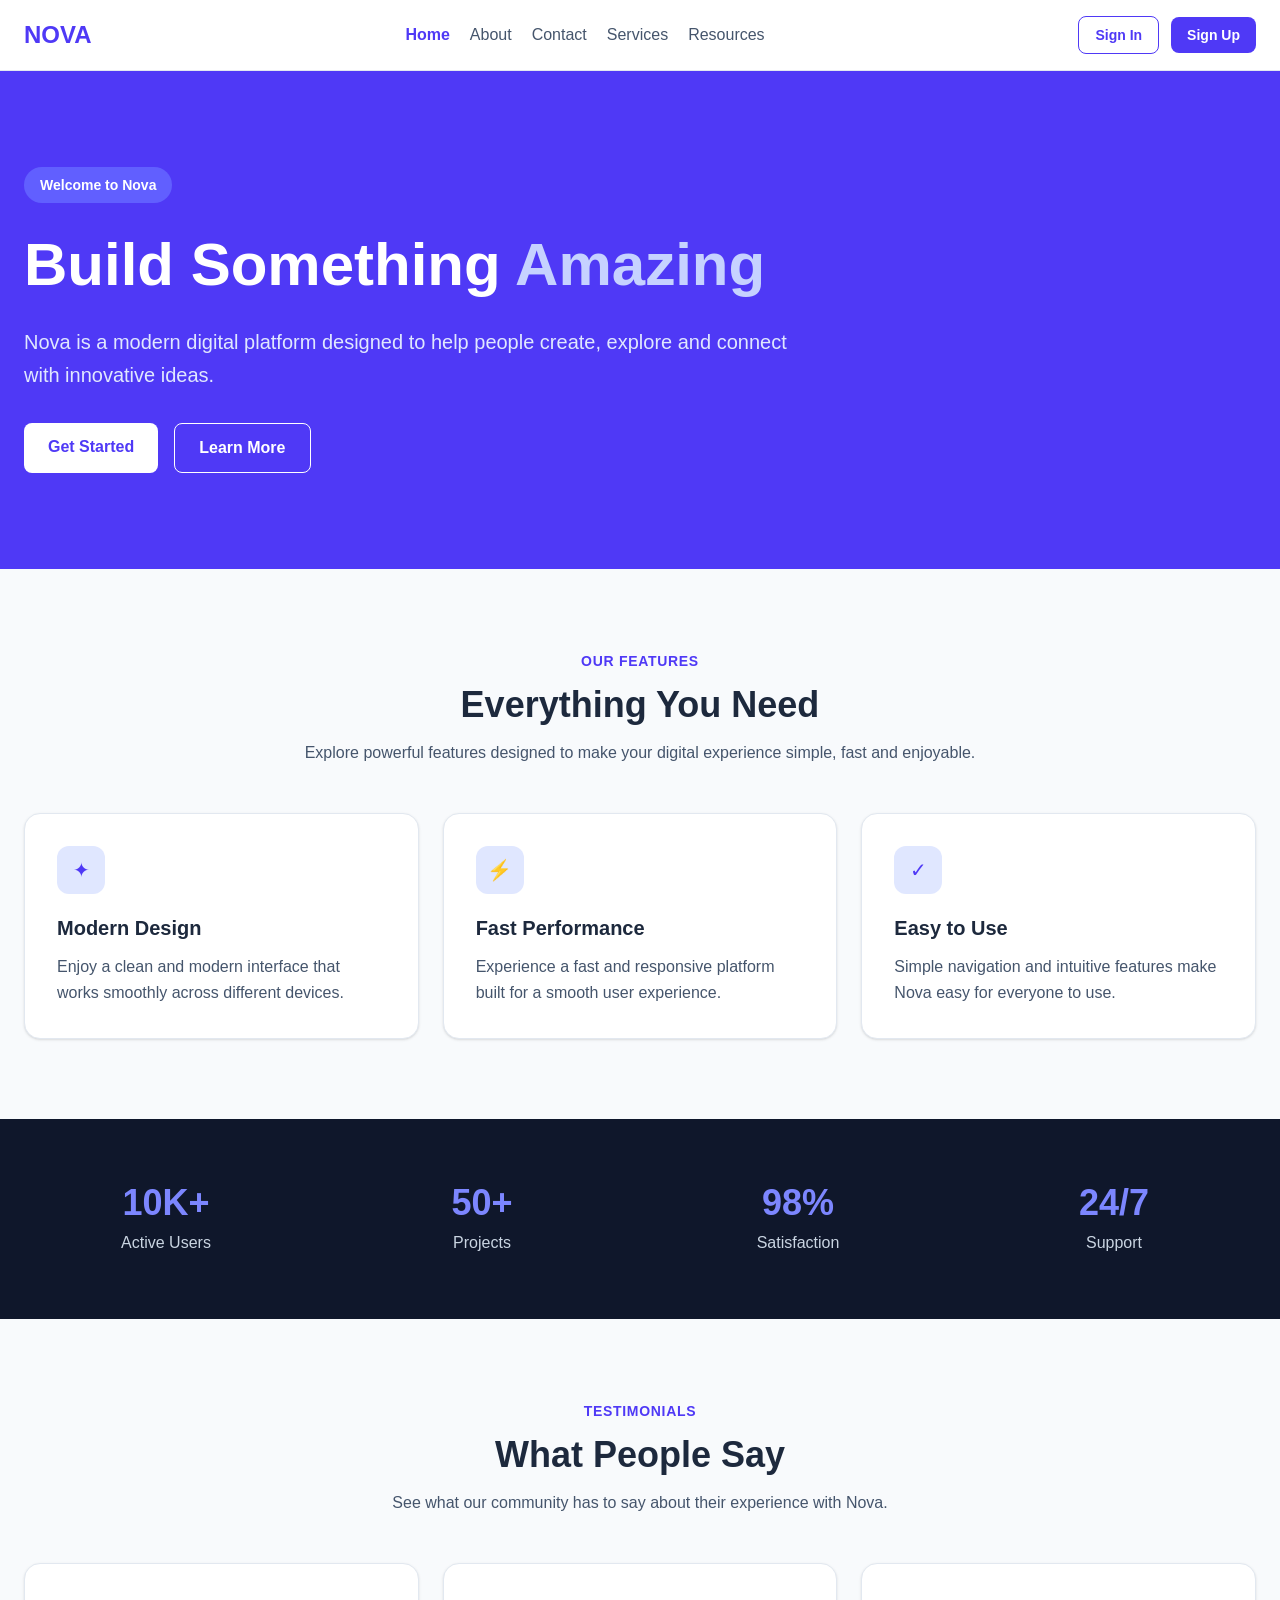
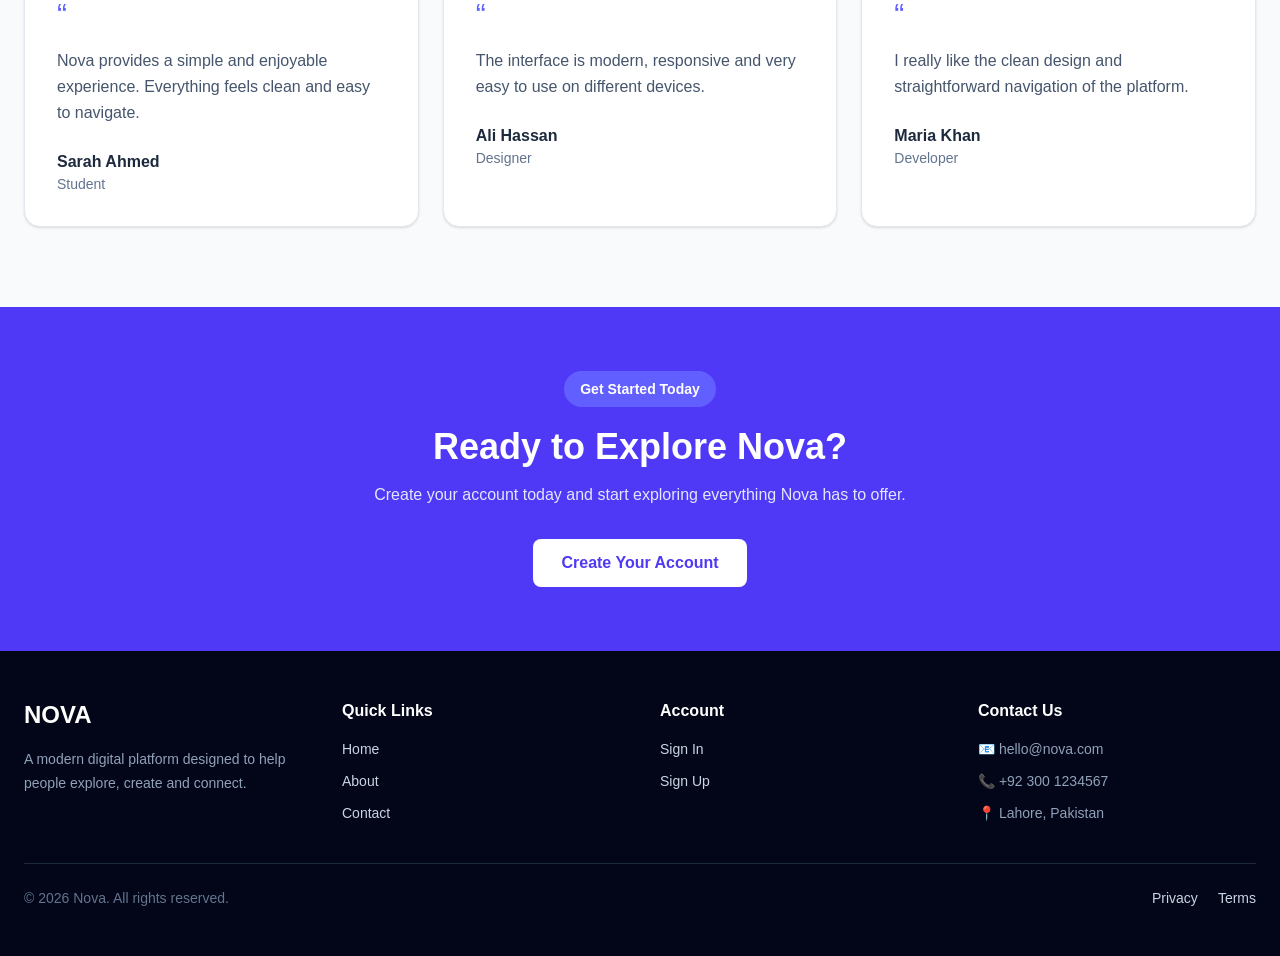
<file: index.html>
<!DOCTYPE html>
<html lang="en">

<head>
    <meta charset="UTF-8">
    <meta name="viewport" content="width=device-width, initial-scale=1.0">

    <title>Nova | Home</title>
<link rel="icon" href="./assets/favicon.svg" type="image/svg+xml">
    <link rel="stylesheet" href="./src/output.css">
</head>

<body class="bg-slate-50 text-slate-800">

  
<!-- NAVBAR -->
<header>
<nav class="bg-white border-b border-slate-200">
    <div class="max-w-7xl mx-auto px-6 py-4">

        <div class="flex items-center justify-between">

            <!-- Logo -->
            <a href="index.html" class="text-2xl font-bold text-indigo-600">
                NOVA
            </a>

            <!-- Desktop Navigation -->
            <div class="hidden md:flex items-center gap-5">

                <a href="index.html"
                   class="text-indigo-600 font-semibold hover:text-indigo-800">
                    Home
                </a>

                <a href="src/pages/about.html"
                   class="text-slate-600 hover:text-indigo-600">
                    About
                </a>

                <a href="src/pages/contact.html"
                   class="text-slate-600 hover:text-indigo-600">
                    Contact
                </a>

                <a href="src/pages/services.html"
                   class="text-slate-600 hover:text-indigo-600">
                    Services
                </a>

                <a href="src/pages/resources.html"
                   class="text-slate-600 hover:text-indigo-600">
                    Resources
                </a>

            </div>

            <!-- Desktop Buttons -->
            <div class="hidden md:flex items-center gap-3">

                <a href="src/pages/signin.html"
                   class="px-4 py-2 text-sm font-semibold text-indigo-600 border border-indigo-600 rounded-lg hover:bg-indigo-50">
                    Sign In
                </a>

                <a href="src/pages/signup.html"
                   class="px-4 py-2 text-sm font-semibold text-white bg-indigo-600 rounded-lg hover:bg-indigo-700">
                    Sign Up
                </a>

            </div>

            <!-- Mobile Menu -->
            <details class="md:hidden relative">
                <summary class="list-none cursor-pointer px-4 py-2 rounded-lg bg-indigo-600 text-white font-semibold">
                    Menu
                </summary>

                <div class="absolute right-0 top-12 w-52 bg-white border border-slate-200 rounded-lg shadow-lg p-3 z-50">

                    <a href="index.html"
                       class="block px-3 py-2 rounded-lg text-indigo-600 font-semibold hover:bg-indigo-50">
                        Home
                    </a>

                    <a href="src/pages/about.html"
                       class="block px-3 py-2 rounded-lg text-slate-600 hover:bg-indigo-50">
                        About
                    </a>

                    <a href="src/pages/contact.html"
                       class="block px-3 py-2 rounded-lg text-slate-600 hover:bg-indigo-50">
                        Contact
                    </a>

                    <a href="src/pages/services.html"
                       class="block px-3 py-2 rounded-lg text-slate-600 hover:bg-indigo-50">
                        Services
                    </a>

                    <a href="src/pages/resources.html"
                       class="block px-3 py-2 rounded-lg text-slate-600 hover:bg-indigo-50">
                        Resources
                    </a>

                    <hr class="my-2 border-slate-200">

                    <a href="src/pages/signin.html"
                       class="block px-3 py-2 rounded-lg text-indigo-600 hover:bg-indigo-50">
                        Sign In
                    </a>

                    <a href="src/pages/signup.html"
                       class="block px-3 py-2 rounded-lg bg-indigo-600 text-white hover:bg-indigo-700">
                        Sign Up
                    </a>

                </div>
            </details>

        </div>

    </div>
</nav>
</header>


    <main> 
    <!-- HERO SECTION -->
    <section class="bg-indigo-600 text-white">
        <div class="max-w-7xl mx-auto px-6 py-24">

            <div class="max-w-3xl">

                <span class="inline-block px-4 py-2 mb-6 text-sm font-semibold bg-indigo-500 rounded-full">
                    Welcome to Nova
                </span>

                <h1 class="text-4xl md:text-6xl font-bold leading-tight mb-6">
                    Build Something
                    <span class="text-indigo-200">Amazing</span>
                </h1>

                <p class="text-lg md:text-xl text-indigo-100 mb-8 leading-relaxed">
                    Nova is a modern digital platform designed to help
                    people create, explore and connect with innovative ideas.
                </p>

                <div class="flex flex-col sm:flex-row gap-4">

                    <a href="src/pages/signup.html"
                       class="px-6 py-3 text-center font-semibold bg-white text-indigo-600 rounded-lg hover:bg-indigo-50">
                        Get Started
                    </a>

                    <a href="src/pages/about.html"
                       class="px-6 py-3 text-center font-semibold border border-white rounded-lg hover:bg-indigo-500">
                        Learn More
                    </a>

                </div>

            </div>

        </div>
    </section>


   <!-- FEATURES SECTION -->
<section class="max-w-7xl mx-auto px-6 py-20">

    <!-- Section Heading -->
    <div class="text-center max-w-2xl mx-auto mb-12">

        <span class="text-sm font-semibold text-indigo-600 uppercase tracking-wider">
            Our Features
        </span>

        <h2 class="text-3xl md:text-4xl font-bold mt-3 mb-4">
            Everything You Need
        </h2>

        <p class="text-slate-600">
            Explore powerful features designed to make your digital
            experience simple, fast and enjoyable.
        </p>

    </div>


    <!-- Feature Cards -->
    <div class="grid grid-cols-1 md:grid-cols-2 lg:grid-cols-3 gap-6">

        <!-- Card 1 -->
        <article class="bg-white p-8 rounded-2xl border border-slate-200
                    shadow-sm hover:shadow-lg transition">

            <div class="w-12 h-12 flex items-center justify-center
                        bg-indigo-100 text-indigo-600 rounded-xl text-xl mb-5">
                ✦
            </div>

            <h3 class="text-xl font-bold mb-3">
                Modern Design
            </h3>

            <p class="text-slate-600 leading-relaxed">
                Enjoy a clean and modern interface that works smoothly
                across different devices.
            </p>

        </article>


        <!-- Card 2 -->
        <article class="bg-white p-8 rounded-2xl border border-slate-200
                    shadow-sm hover:shadow-lg transition">

            <div class="w-12 h-12 flex items-center justify-center
                        bg-indigo-100 text-indigo-600 rounded-xl text-xl mb-5">
                ⚡
            </div>

            <h3 class="text-xl font-bold mb-3">
                Fast Performance
            </h3>

            <p class="text-slate-600 leading-relaxed">
                Experience a fast and responsive platform built for
                a smooth user experience.
            </p>

        </article>


        <!-- Card 3 -->
        <article class="bg-white p-8 rounded-2xl border border-slate-200
                    shadow-sm hover:shadow-lg transition">

            <div class="w-12 h-12 flex items-center justify-center
                        bg-indigo-100 text-indigo-600 rounded-xl text-xl mb-5">
                ✓
            </div>

            <h3 class="text-xl font-bold mb-3">
                Easy to Use
            </h3>

            <p class="text-slate-600 leading-relaxed">
                Simple navigation and intuitive features make Nova
                easy for everyone to use.
            </p>

        </article>

    </div>

</section>
<!-- STATS SECTION -->
<section class="bg-slate-900 text-white">
    <div class="max-w-7xl mx-auto px-6 py-16">

        <div class="grid grid-cols-2 md:grid-cols-4 gap-8 text-center">

            <!-- Stat 1 -->
            <article>
                <div class="text-4xl font-bold text-indigo-400 mb-2">
                    10K+
                </div>
                <p class="text-slate-300">
                    Active Users
                </p>
            </article>

            <!-- Stat 2 -->
            <article>
                <div class="text-4xl font-bold text-indigo-400 mb-2">
                    50+
                </div>
                <p class="text-slate-300">
                    Projects
                </p>
            </article>

            <!-- Stat 3 -->
            <article>
                <div class="text-4xl font-bold text-indigo-400 mb-2">
                    98%
                </div>
                <p class="text-slate-300">
                    Satisfaction
                </p>
            </article>

            <!-- Stat 4 -->
            <article>
                <div class="text-4xl font-bold text-indigo-400 mb-2">
                    24/7
                </div>
                <p class="text-slate-300">
                    Support
                </p>
            </article>

        </div>

    </div>
</section>
<!-- TESTIMONIALS SECTION -->
<section class="max-w-7xl mx-auto px-6 py-20">

    <!-- Heading -->
    <div class="text-center max-w-2xl mx-auto mb-12">

        <span class="text-sm font-semibold text-indigo-600 uppercase tracking-wider">
            Testimonials
        </span>

        <h2 class="text-3xl md:text-4xl font-bold mt-3 mb-4">
            What People Say
        </h2>

        <p class="text-slate-600">
            See what our community has to say about their experience with Nova.
        </p>

    </div>


    <!-- Testimonials -->
    <div class="grid grid-cols-1 md:grid-cols-3 gap-6">

        <!-- Testimonial 1 -->
        <article class="bg-white p-8 rounded-2xl border border-slate-200 shadow-sm">

            <div class="text-indigo-500 text-3xl mb-4">
                “
            </div>

            <p class="text-slate-600 leading-relaxed mb-6">
                Nova provides a simple and enjoyable experience.
                Everything feels clean and easy to navigate.
            </p>

            <div>
                <h3 class="font-bold">
                    Sarah Ahmed
                </h3>

                <p class="text-sm text-slate-500">
                    Student
                </p>
            </div>

        </article>


        <!-- Testimonial 2 -->
        <article class="bg-white p-8 rounded-2xl border border-slate-200 shadow-sm">

            <div class="text-indigo-500 text-3xl mb-4">
                “
            </div>

            <p class="text-slate-600 leading-relaxed mb-6">
                The interface is modern, responsive and very easy
                to use on different devices.
            </p>

            <div>
                <h3 class="font-bold">
                    Ali Hassan
                </h3>

                <p class="text-sm text-slate-500">
                    Designer
                </p>
            </div>

        </article>


        <!-- Testimonial 3 -->
        <article class="bg-white p-8 rounded-2xl border border-slate-200 shadow-sm">

            <div class="text-indigo-500 text-3xl mb-4">
                “
            </div>

            <p class="text-slate-600 leading-relaxed mb-6">
                I really like the clean design and straightforward
                navigation of the platform.
            </p>

            <div>
                <h3 class="font-bold">
                    Maria Khan
                </h3>

                <p class="text-sm text-slate-500">
                    Developer
                </p>
            </div>

        </article>

    </div>

</section>
<!-- CTA SECTION -->
<section class="bg-indigo-600 text-white">
    <div class="max-w-7xl mx-auto px-6 py-16 text-center">

        <span class="inline-block px-4 py-2 mb-5 text-sm font-semibold
                     bg-indigo-500 rounded-full">
            Get Started Today
        </span>

        <h2 class="text-3xl md:text-4xl font-bold mb-4">
            Ready to Explore Nova?
        </h2>

        <p class="max-w-2xl mx-auto text-indigo-100 mb-8">
            Create your account today and start exploring everything
            Nova has to offer.
        </p>

        <a href="src/pages/signup.html"
           class="inline-block px-7 py-3 bg-white text-indigo-600
                  font-semibold rounded-lg hover:bg-indigo-50 transition">
            Create Your Account
        </a>

    </div>
</section>
</main>

<!-- FOOTER -->
<footer class="bg-slate-950 text-slate-300">

    <div class="max-w-7xl mx-auto px-6 py-12">

        <div class="grid grid-cols-1 md:grid-cols-4 gap-10">

            <!-- Brand -->
            <div>
                <a href="index.html"
                   class="text-2xl font-bold text-white">
                    NOVA
                </a>

                <p class="mt-4 text-sm leading-6 text-slate-400">
                    A modern digital platform designed to help
                    people explore, create and connect.
                </p>
            </div>


            <!-- Quick Links -->
            <div>
                <h3 class="text-white font-semibold mb-4">
                    Quick Links
                </h3>

                <ul class="space-y-3 text-sm">
                    <li>
                        <a href="index.html"
                           class="hover:text-white transition">
                            Home
                        </a>
                    </li>

                    <li>
                        <a href="src/pages/about.html"
                           class="hover:text-white transition">
                            About
                        </a>
                    </li>

                    <li>
                        <a href="src/pages/contact.html"
                           class="hover:text-white transition">
                            Contact
                        </a>
                    </li>
                </ul>
            </div>


            <!-- Account -->
            <div>
                <h3 class="text-white font-semibold mb-4">
                    Account
                </h3>

                <ul class="space-y-3 text-sm">
                    <li>
                        <a href="src/pages/signin.html"
                           class="hover:text-white transition">
                            Sign In
                        </a>
                    </li>

                    <li>
                        <a href="src/pages/signup.html"
                           class="hover:text-white transition">
                            Sign Up
                        </a>
                    </li>
                </ul>
            </div>


            <!-- Contact -->
            <div>
                <h3 class="text-white font-semibold mb-4">
                    Contact Us
                </h3>

                <ul class="space-y-3 text-sm text-slate-400">
                    <li>📧 hello@nova.com</li>
                    <li>📞 +92 300 1234567</li>
                    <li>📍 Lahore, Pakistan</li>
                </ul>
            </div>

        </div>


        <!-- Bottom -->
        <div class="border-t border-slate-800 mt-10 pt-6
                    flex flex-col md:flex-row justify-between
                    items-center gap-4">

            <p class="text-sm text-slate-500">
                © 2026 Nova. All rights reserved.
            </p>

            <div class="flex gap-5 text-sm">
                <a href="#" class="hover:text-white">
                    Privacy
                </a>

                <a href="#" class="hover:text-white">
                    Terms
                </a>
            </div>

        </div>

    </div>

</footer>

</body>
</html>
</file>
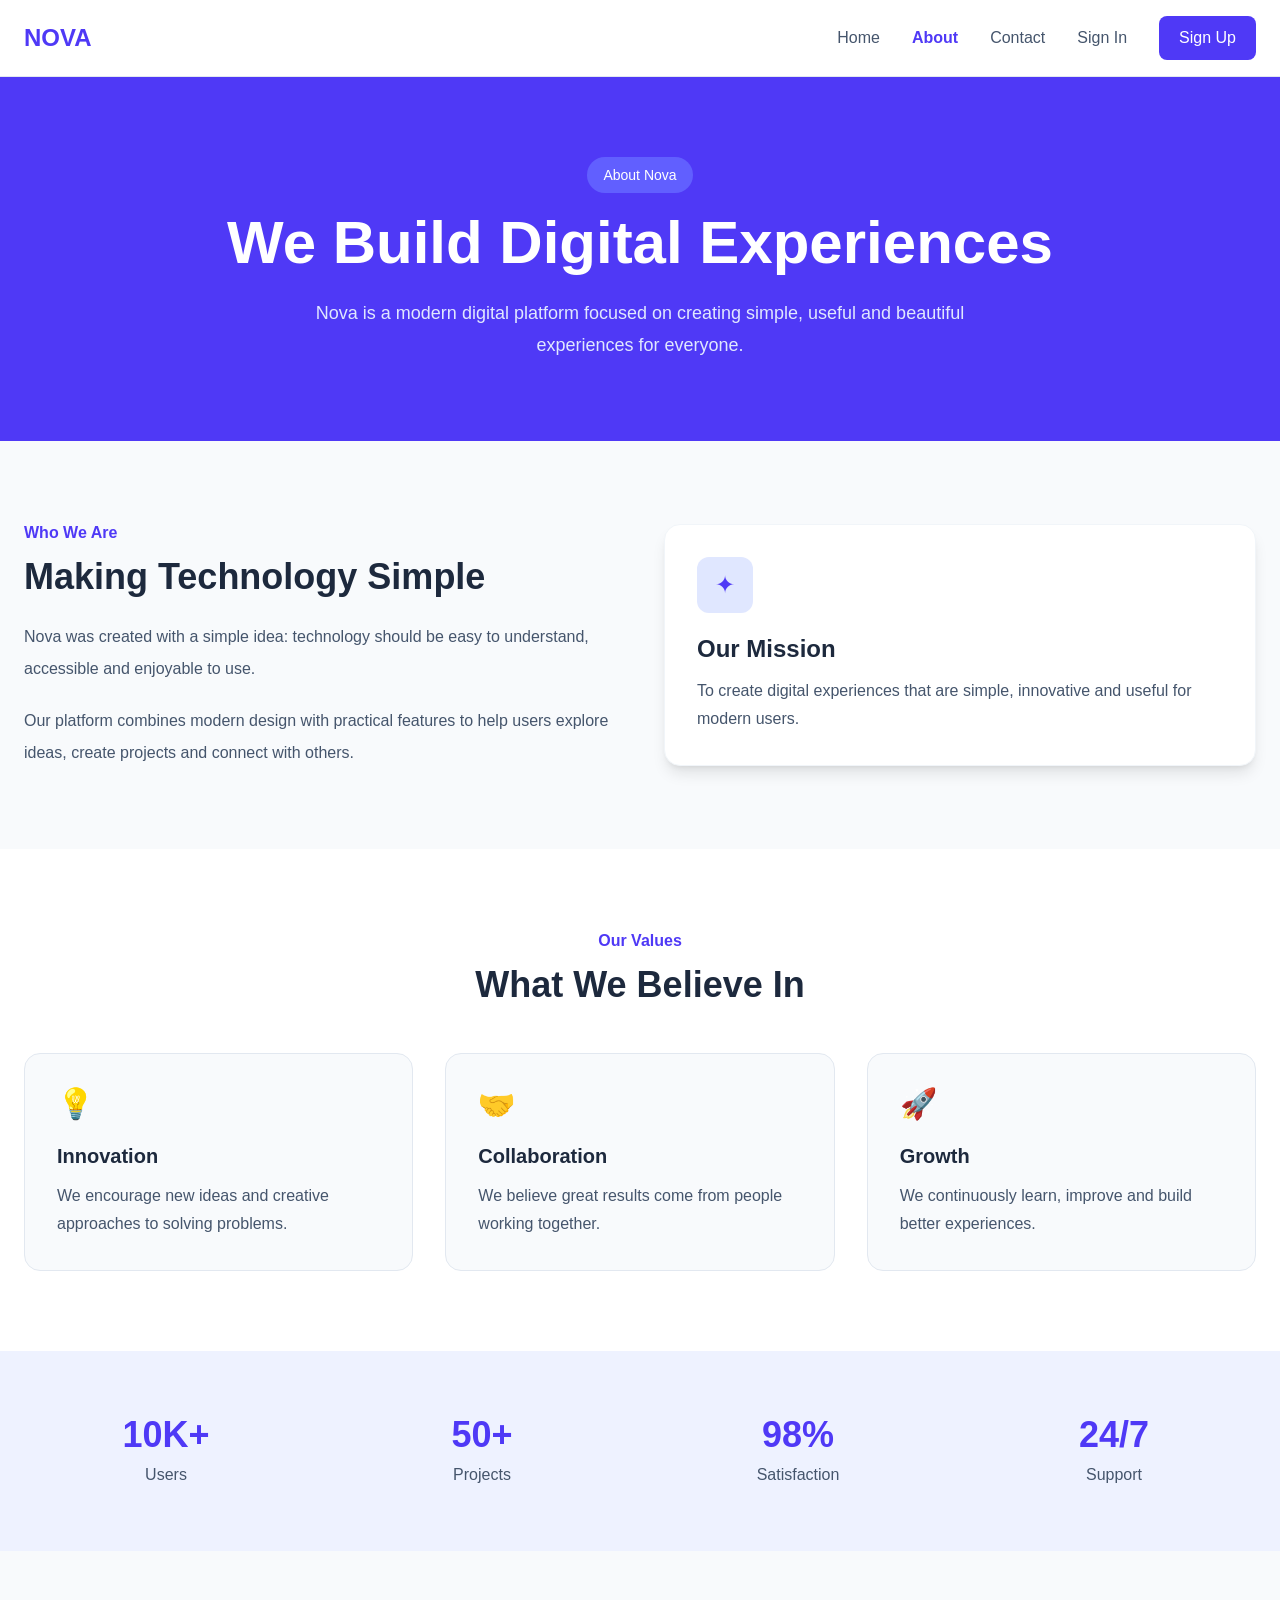
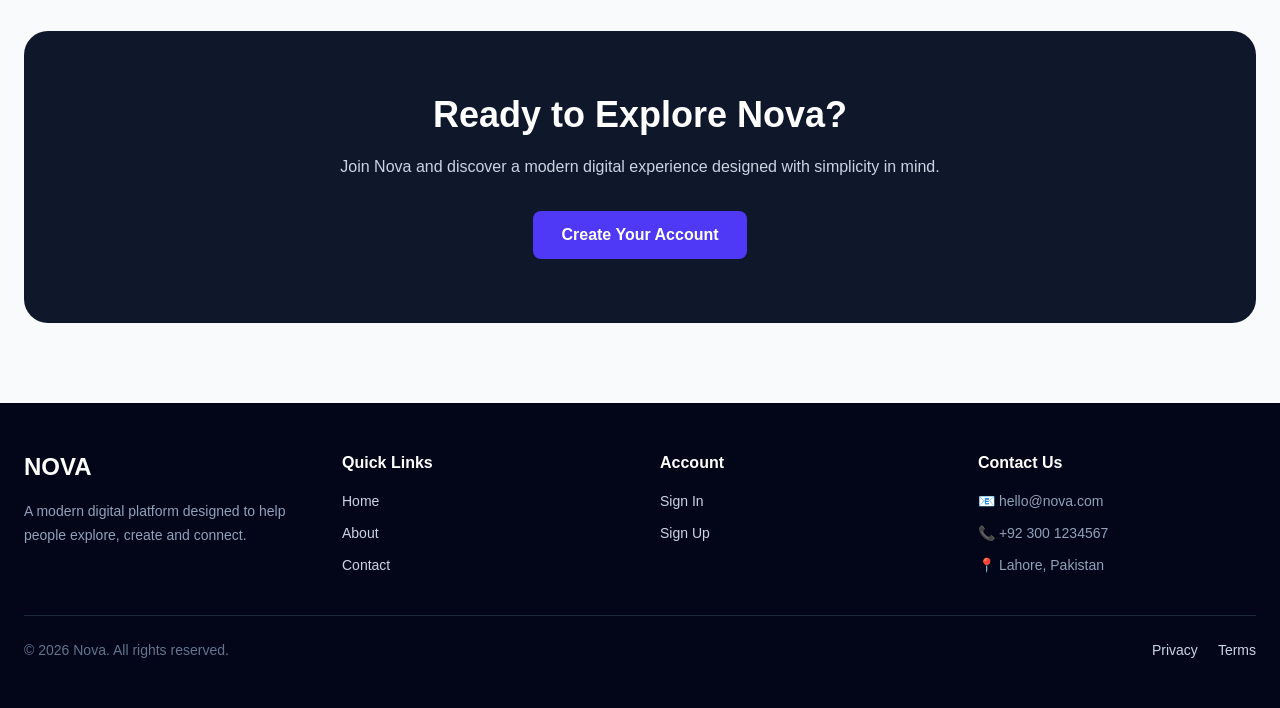
<file: src/pages/about.html>
<!DOCTYPE html>
<html lang="en">

<head>
    <meta charset="UTF-8">
    <meta name="viewport" content="width=device-width, initial-scale=1.0">

    <title>Nova | About</title>
<link rel="icon" href="../../assets/favicon.svg" type="image/svg+xml">
    <link rel="stylesheet" href="../output.css">
</head>

<body class="bg-slate-50 text-slate-800">

   <!-- NAVBAR -->
    <header>
<nav class="bg-white border-b border-slate-200">
    <div class="max-w-7xl mx-auto px-6 py-4">

        <div class="flex items-center justify-between">

            <!-- Logo -->
            <a href="../../index.html"
               class="text-2xl font-bold text-indigo-600">
                NOVA
            </a>

            <!-- Desktop Navigation -->
            <div class="hidden md:flex items-center gap-8">

                <a href="../../index.html"
                   class="text-slate-600 hover:text-indigo-600 transition">
                    Home
                </a>

                <a href="about.html"
                   class="text-indigo-600 font-semibold">
                    About
                </a>

                <a href="contact.html"
                   class="text-slate-600 hover:text-indigo-600 transition">
                    Contact
                </a>

                <a href="signin.html"
                   class="text-slate-600 hover:text-indigo-600 transition">
                    Sign In
                </a>

                <a href="signup.html"
                   class="bg-indigo-600 text-white px-5 py-2.5 rounded-lg hover:bg-indigo-700 transition">
                    Sign Up
                </a>

            </div>

            <!-- Mobile Menu -->
            <details class="md:hidden relative">
                <summary class="list-none cursor-pointer px-4 py-2 rounded-lg bg-indigo-600 text-white font-semibold">
                    Menu
                </summary>

                <div class="absolute right-0 top-12 w-48 bg-white border border-slate-200 rounded-lg shadow-lg p-3 z-50">

                    <a href="../../index.html"
                       class="block px-3 py-2 rounded-lg text-slate-600 hover:bg-indigo-50">
                        Home
                    </a>

                    <a href="about.html"
                       class="block px-3 py-2 rounded-lg text-indigo-600 font-semibold hover:bg-indigo-50">
                        About
                    </a>

                    <a href="contact.html"
                       class="block px-3 py-2 rounded-lg text-slate-600 hover:bg-indigo-50">
                        Contact
                    </a>

                    <hr class="my-2 border-slate-200">

                    <a href="signin.html"
                       class="block px-3 py-2 rounded-lg text-indigo-600 hover:bg-indigo-50">
                        Sign In
                    </a>

                    <a href="signup.html"
                       class="block px-3 py-2 rounded-lg bg-indigo-600 text-white hover:bg-indigo-700">
                        Sign Up
                    </a>

                </div>
            </details>

        </div>

    </div>
</nav>
</header>

<main>

    <!-- HERO -->
    <section class="bg-indigo-600 text-white">
        <div class="max-w-7xl mx-auto px-6 py-20 text-center">

            <span class="inline-block bg-indigo-500 px-4 py-2 rounded-full
                         text-sm font-medium mb-5">
                About Nova
            </span>

            <h1 class="text-4xl md:text-6xl font-bold mb-6">
                We Build Digital Experiences
            </h1>

            <p class="max-w-2xl mx-auto text-indigo-100 text-lg leading-8">
                Nova is a modern digital platform focused on creating
                simple, useful and beautiful experiences for everyone.
            </p>

        </div>
    </section>


    <!-- ABOUT INTRO -->
    <section class="max-w-7xl mx-auto px-6 py-20">

        <div class="grid grid-cols-1 md:grid-cols-2 gap-12 items-center">

            <div>
                <span class="text-indigo-600 font-semibold">
                    Who We Are
                </span>

                <h2 class="text-3xl md:text-4xl font-bold mt-3 mb-6">
                    Making Technology Simple
                </h2>

                <p class="text-slate-600 leading-8 mb-5">
                    Nova was created with a simple idea: technology should
                    be easy to understand, accessible and enjoyable to use.
                </p>

                <p class="text-slate-600 leading-8">
                    Our platform combines modern design with practical
                    features to help users explore ideas, create projects
                    and connect with others.
                </p>
            </div>


            <div class="bg-white rounded-2xl shadow-lg p-8 border border-slate-100">

                <div class="w-14 h-14 bg-indigo-100 text-indigo-600
                            rounded-xl flex items-center justify-center
                            text-2xl mb-5">
                    ✦
                </div>

                <h3 class="text-2xl font-bold mb-3">
                    Our Mission
                </h3>

                <p class="text-slate-600 leading-7">
                    To create digital experiences that are simple,
                    innovative and useful for modern users.
                </p>

            </div>

        </div>

    </section>


    <!-- VALUES -->
    <section class="bg-white py-20">

        <div class="max-w-7xl mx-auto px-6">

            <div class="text-center mb-12">

                <span class="text-indigo-600 font-semibold">
                    Our Values
                </span>

                <h2 class="text-3xl md:text-4xl font-bold mt-3">
                    What We Believe In
                </h2>

            </div>


            <div class="grid grid-cols-1 md:grid-cols-3 gap-8">

                <!-- Card 1 -->
                <article class="p-8 rounded-2xl bg-slate-50
                            border border-slate-200
                            hover:shadow-lg transition">

                    <div class="text-3xl mb-5">💡</div>

                    <h3 class="text-xl font-bold mb-3">
                        Innovation
                    </h3>

                    <p class="text-slate-600 leading-7">
                        We encourage new ideas and creative approaches
                        to solving problems.
                    </p>

                </article>


                <!-- Card 2 -->
                <article class="p-8 rounded-2xl bg-slate-50
                            border border-slate-200
                            hover:shadow-lg transition">

                    <div class="text-3xl mb-5">🤝</div>

                    <h3 class="text-xl font-bold mb-3">
                        Collaboration
                    </h3>

                    <p class="text-slate-600 leading-7">
                        We believe great results come from people
                        working together.
                    </p>

                </article>


                <!-- Card 3 -->
                <article class="p-8 rounded-2xl bg-slate-50
                            border border-slate-200
                            hover:shadow-lg transition">

                    <div class="text-3xl mb-5">🚀</div>

                    <h3 class="text-xl font-bold mb-3">
                        Growth
                    </h3>

                    <p class="text-slate-600 leading-7">
                        We continuously learn, improve and build
                        better experiences.
                    </p>

                </article>

            </div>

        </div>

    </section>


    <!-- STATS -->
    <section class="bg-indigo-50 py-16">

        <div class="max-w-7xl mx-auto px-6">

            <div class="grid grid-cols-2 md:grid-cols-4 gap-8 text-center">

                <article>
                    <div class="text-4xl font-bold text-indigo-600">
                        10K+
                    </div>
                    <p class="text-slate-600 mt-2">Users</p>
                </article>

                <article>
                    <div class="text-4xl font-bold text-indigo-600">
                        50+
                    </div>
                    <p class="text-slate-600 mt-2">Projects</p>
                </article>

                <article>
                    <div class="text-4xl font-bold text-indigo-600">
                        98%
                    </div>
                    <p class="text-slate-600 mt-2">Satisfaction</p>
                </article>

                <article>
                    <div class="text-4xl font-bold text-indigo-600">
                        24/7
                    </div>
                    <p class="text-slate-600 mt-2">Support</p>
                </article>

            </div>

        </div>

    </section>


    <!-- CTA -->
    <section class="max-w-7xl mx-auto px-6 py-20">

        <div class="bg-slate-900 rounded-3xl p-10 md:p-16 text-center text-white">

            <h2 class="text-3xl md:text-4xl font-bold mb-5">
                Ready to Explore Nova?
            </h2>

            <p class="text-slate-300 max-w-2xl mx-auto mb-8">
                Join Nova and discover a modern digital experience
                designed with simplicity in mind.
            </p>

            <a href="signup.html"
               class="inline-block bg-indigo-600 px-7 py-3 rounded-lg
                      font-semibold hover:bg-indigo-700 transition">
                Create Your Account
            </a>

        </div>

    </section>
    </main>


    <!-- FOOTER -->
    <footer class="bg-slate-950 text-slate-300">

        <div class="max-w-7xl mx-auto px-6 py-12">

            <div class="grid grid-cols-1 md:grid-cols-4 gap-10">

                <div>
                    <a href="../../index.html"
                       class="text-2xl font-bold text-white">
                        NOVA
                    </a>

                    <p class="mt-4 text-sm leading-6 text-slate-400">
                        A modern digital platform designed to help
                        people explore, create and connect.
                    </p>
                </div>


                <div>
                    <h3 class="text-white font-semibold mb-4">
                        Quick Links
                    </h3>

                    <ul class="space-y-3 text-sm">
                        <li>
                            <a href="../../index.html"
                               class="hover:text-white transition">
                                Home
                            </a>
                        </li>

                        <li>
                            <a href="about.html"
                               class="hover:text-white transition">
                                About
                            </a>
                        </li>

                        <li>
                            <a href="contact.html"
                               class="hover:text-white transition">
                                Contact
                            </a>
                        </li>
                    </ul>
                </div>


                <div>
                    <h3 class="text-white font-semibold mb-4">
                        Account
                    </h3>

                    <ul class="space-y-3 text-sm">
                        <li>
                            <a href="signin.html"
                               class="hover:text-white transition">
                                Sign In
                            </a>
                        </li>

                        <li>
                            <a href="signup.html"
                               class="hover:text-white transition">
                                Sign Up
                            </a>
                        </li>
                    </ul>
                </div>


                <div>
                    <h3 class="text-white font-semibold mb-4">
                        Contact Us
                    </h3>

                    <ul class="space-y-3 text-sm text-slate-400">
                        <li>📧 hello@nova.com</li>
                        <li>📞 +92 300 1234567</li>
                        <li>📍 Lahore, Pakistan</li>
                    </ul>
                </div>

            </div>


            <div class="border-t border-slate-800 mt-10 pt-6
                        flex flex-col md:flex-row justify-between
                        items-center gap-4">

                <p class="text-sm text-slate-500">
                    © 2026 Nova. All rights reserved.
                </p>

                <div class="flex gap-5 text-sm">
                    <a href="#" class="hover:text-white">
                        Privacy
                    </a>

                    <a href="#" class="hover:text-white">
                        Terms
                    </a>
                </div>

            </div>

        </div>

    </footer>

</body>
</html>
</file>
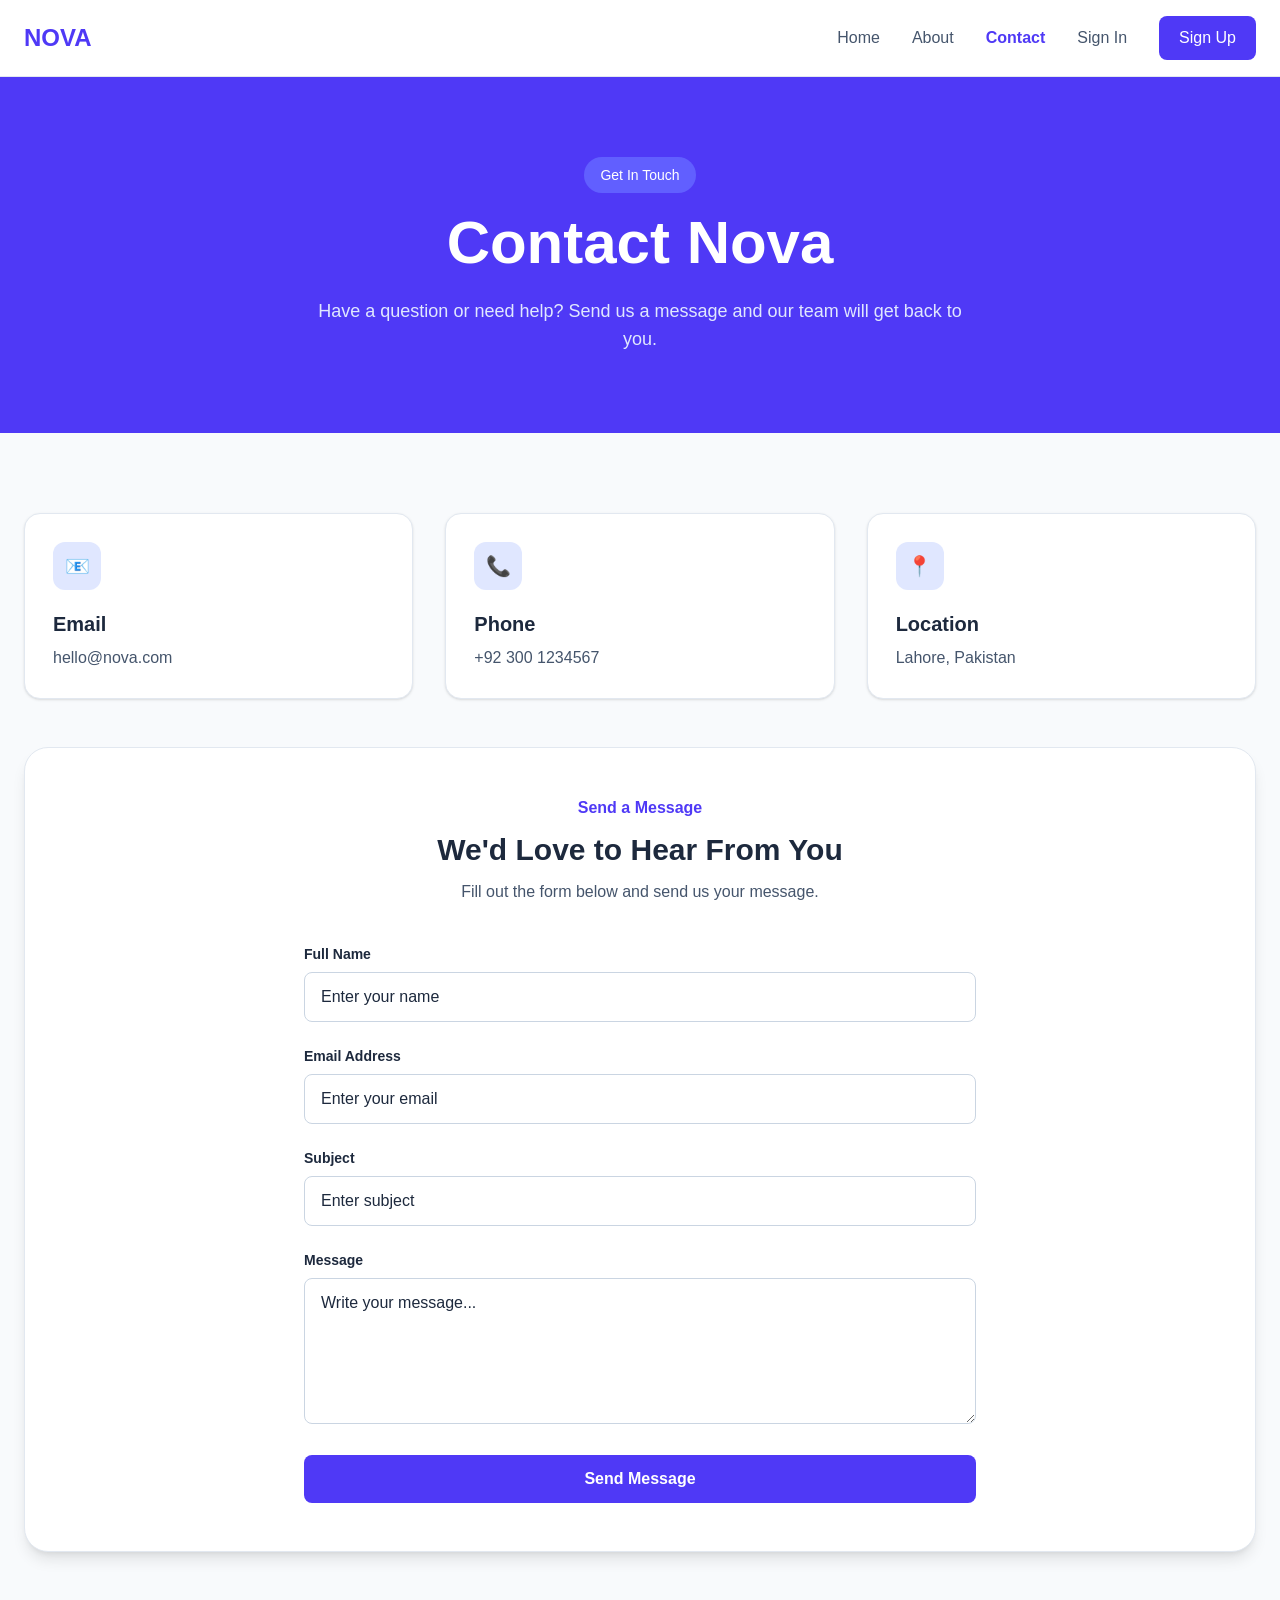
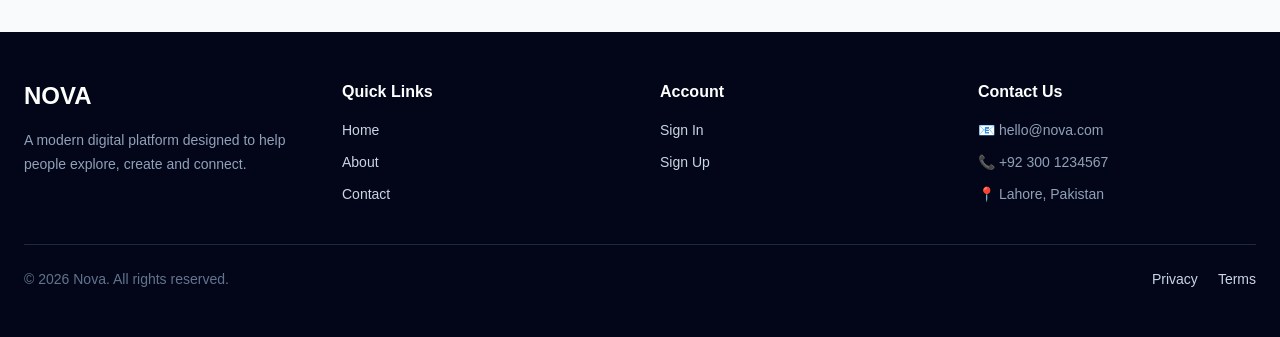
<file: src/pages/contact.html>
<!DOCTYPE html>
<html lang="en">

<head>
    <meta charset="UTF-8">
    <meta name="viewport" content="width=device-width, initial-scale=1.0">

    <title>Nova | Contact</title>
<link rel="icon" href="../../assets/favicon.svg" type="image/svg+xml">
    <link rel="stylesheet" href="../output.css">
</head>

<body class="bg-slate-50 text-slate-800">

   <!-- NAVBAR -->
 <header>
<nav class="bg-white border-b border-slate-200">
    <div class="max-w-7xl mx-auto px-6 py-4">

        <div class="flex items-center justify-between">

            <!-- Logo -->
            <a href="../../index.html"
               class="text-2xl font-bold text-indigo-600">
                NOVA
            </a>

            <!-- Desktop Navigation -->
            <div class="hidden md:flex items-center gap-8">

                <a href="../../index.html"
                   class="text-slate-600 hover:text-indigo-600 transition">
                    Home
                </a>

                <a href="about.html"
                   class="text-slate-600 hover:text-indigo-600 transition">
                    About
                </a>

                <a href="contact.html"
                   class="text-indigo-600 font-semibold">
                    Contact
                </a>

                <a href="signin.html"
                   class="text-slate-600 hover:text-indigo-600 transition">
                    Sign In
                </a>

                <a href="signup.html"
                   class="bg-indigo-600 text-white px-5 py-2.5 rounded-lg hover:bg-indigo-700 transition">
                    Sign Up
                </a>

            </div>

            <!-- Mobile Menu -->
            <details class="md:hidden relative">
                <summary class="list-none cursor-pointer px-4 py-2 rounded-lg bg-indigo-600 text-white font-semibold">
                    Menu
                </summary>

                <div class="absolute right-0 top-12 w-48 bg-white border border-slate-200 rounded-lg shadow-lg p-3 z-50">

                    <a href="../../index.html"
                       class="block px-3 py-2 rounded-lg text-slate-600 hover:bg-indigo-50">
                        Home
                    </a>

                    <a href="about.html"
                       class="block px-3 py-2 rounded-lg text-slate-600 hover:bg-indigo-50">
                        About
                    </a>

                    <a href="contact.html"
                       class="block px-3 py-2 rounded-lg text-indigo-600 font-semibold hover:bg-indigo-50">
                        Contact
                    </a>

                    <hr class="my-2 border-slate-200">

                    <a href="signin.html"
                       class="block px-3 py-2 rounded-lg text-indigo-600 hover:bg-indigo-50">
                        Sign In
                    </a>

                    <a href="signup.html"
                       class="block px-3 py-2 rounded-lg bg-indigo-600 text-white hover:bg-indigo-700">
                        Sign Up
                    </a>

                </div>
            </details>

        </div>

    </div>
</nav>
 </header>

 <main>
    <!-- HERO -->
    <section class="bg-indigo-600 text-white">
        <div class="max-w-7xl mx-auto px-6 py-20 text-center">

            <span class="inline-block bg-indigo-500 px-4 py-2 rounded-full
                         text-sm font-medium mb-5">
                Get In Touch
            </span>

            <h1 class="text-4xl md:text-6xl font-bold mb-6">
                Contact Nova
            </h1>

            <p class="max-w-2xl mx-auto text-indigo-100 text-lg">
                Have a question or need help? Send us a message and
                our team will get back to you.
            </p>

        </div>
    </section>


    <!-- CONTACT SECTION -->
    <section class="max-w-7xl mx-auto px-6 py-20">

        <div class="grid grid-cols-1 md:grid-cols-3 gap-8">

            <!-- INFO CARD 1 -->
            <article class="bg-white p-7 rounded-2xl shadow-sm
                        border border-slate-200">

                <div class="w-12 h-12 bg-indigo-100 text-indigo-600
                            rounded-xl flex items-center justify-center
                            text-xl mb-5">
                    📧
                </div>

                <h3 class="text-xl font-bold mb-2">
                    Email
                </h3>

                <p class="text-slate-600">
                    hello@nova.com
                </p>

            </article>


            <!-- INFO CARD 2 -->
            <article class="bg-white p-7 rounded-2xl shadow-sm
                        border border-slate-200">

                <div class="w-12 h-12 bg-indigo-100 text-indigo-600
                            rounded-xl flex items-center justify-center
                            text-xl mb-5">
                    📞
                </div>

                <h3 class="text-xl font-bold mb-2">
                    Phone
                </h3>

                <p class="text-slate-600">
                    +92 300 1234567
                </p>

            </article>


            <!-- INFO CARD 3 -->
            <article class="bg-white p-7 rounded-2xl shadow-sm
                        border border-slate-200">

                <div class="w-12 h-12 bg-indigo-100 text-indigo-600
                            rounded-xl flex items-center justify-center
                            text-xl mb-5">
                    📍
                </div>

                <h3 class="text-xl font-bold mb-2">
                    Location
                </h3>

                <p class="text-slate-600">
                    Lahore, Pakistan
                </p>

            </article>

        </div>


        <!-- FORM -->
        <div class="mt-12 bg-white rounded-3xl shadow-lg
                    border border-slate-200 p-8 md:p-12">

            <div class="max-w-2xl mx-auto">

                <div class="text-center mb-10">

                    <span class="text-indigo-600 font-semibold">
                        Send a Message
                    </span>

                    <h2 class="text-3xl font-bold mt-3">
                        We'd Love to Hear From You
                    </h2>

                    <p class="text-slate-600 mt-3">
                        Fill out the form below and send us your message.
                    </p>

                </div>


                <!-- CONTACT FORM -->
<form action="https://formspree.io/f/moevzrkn" method="POST" class="space-y-6">

    <!-- Name -->
    <div>
        <label for="name"
               class="block text-sm font-semibold mb-2">
            Full Name
        </label>

        <input
            type="text"
            id="name"
            name="name"
            placeholder="Enter your name"
            required
            class="w-full px-4 py-3 rounded-lg
                   border border-slate-300
                   focus:outline-none
                   focus:ring-2 focus:ring-indigo-500">
    </div>

    <!-- Email -->
    <div>
        <label for="email"
               class="block text-sm font-semibold mb-2">
            Email Address
        </label>

        <input
            type="email"
            id="email"
            name="email"
            placeholder="Enter your email"
            required
            class="w-full px-4 py-3 rounded-lg
                   border border-slate-300
                   focus:outline-none
                   focus:ring-2 focus:ring-indigo-500">
    </div>

    <!-- Subject -->
    <div>
        <label for="subject"
               class="block text-sm font-semibold mb-2">
            Subject
        </label>

        <input
            type="text"
            id="subject"
            name="subject"
            placeholder="Enter subject"
            required
            class="w-full px-4 py-3 rounded-lg
                   border border-slate-300
                   focus:outline-none
                   focus:ring-2 focus:ring-indigo-500">
    </div>

    <!-- Message -->
    <div>
        <label for="message"
               class="block text-sm font-semibold mb-2">
            Message
        </label>

        <textarea
            id="message"
            name="message"
            rows="5"
            placeholder="Write your message..."
            required
            class="w-full px-4 py-3 rounded-lg
                   border border-slate-300
                   focus:outline-none
                   focus:ring-2 focus:ring-indigo-500"></textarea>
    </div>

    <!-- Button -->
    <button
        type="submit"
        class="w-full bg-indigo-600 text-white py-3 rounded-lg
               font-semibold hover:bg-indigo-700 transition">
        Send Message
    </button>

</form>

            </div>

        </div>

    </section>
 </main>

    <!-- FOOTER -->
    <footer class="bg-slate-950 text-slate-300">

        <div class="max-w-7xl mx-auto px-6 py-12">

            <div class="grid grid-cols-1 md:grid-cols-4 gap-10">

                <div>
                    <a href="../../index.html"
                       class="text-2xl font-bold text-white">
                        NOVA
                    </a>

                    <p class="mt-4 text-sm leading-6 text-slate-400">
                        A modern digital platform designed to help
                        people explore, create and connect.
                    </p>
                </div>


                <div>
                    <h3 class="text-white font-semibold mb-4">
                        Quick Links
                    </h3>

                    <ul class="space-y-3 text-sm">

                        <li>
                            <a href="../../index.html"
                               class="hover:text-white transition">
                                Home
                            </a>
                        </li>

                        <li>
                            <a href="about.html"
                               class="hover:text-white transition">
                                About
                            </a>
                        </li>

                        <li>
                            <a href="contact.html"
                               class="hover:text-white transition">
                                Contact
                            </a>
                        </li>

                    </ul>
                </div>


                <div>
                    <h3 class="text-white font-semibold mb-4">
                        Account
                    </h3>

                    <ul class="space-y-3 text-sm">

                        <li>
                            <a href="signin.html"
                               class="hover:text-white transition">
                                Sign In
                            </a>
                        </li>

                        <li>
                            <a href="signup.html"
                               class="hover:text-white transition">
                                Sign Up
                            </a>
                        </li>

                    </ul>
                </div>


                <div>
                    <h3 class="text-white font-semibold mb-4">
                        Contact Us
                    </h3>

                    <ul class="space-y-3 text-sm text-slate-400">
                        <li>📧 hello@nova.com</li>
                        <li>📞 +92 300 1234567</li>
                        <li>📍 Lahore, Pakistan</li>
                    </ul>
                </div>

            </div>


            <div class="border-t border-slate-800 mt-10 pt-6
                        flex flex-col md:flex-row justify-between
                        items-center gap-4">

                <p class="text-sm text-slate-500">
                    © 2026 Nova. All rights reserved.
                </p>

                <div class="flex gap-5 text-sm">
                    <a href="#" class="hover:text-white">
                        Privacy
                    </a>

                    <a href="#" class="hover:text-white">
                        Terms
                    </a>
                </div>

            </div>

        </div>

    </footer>

</body>
</html>
</file>
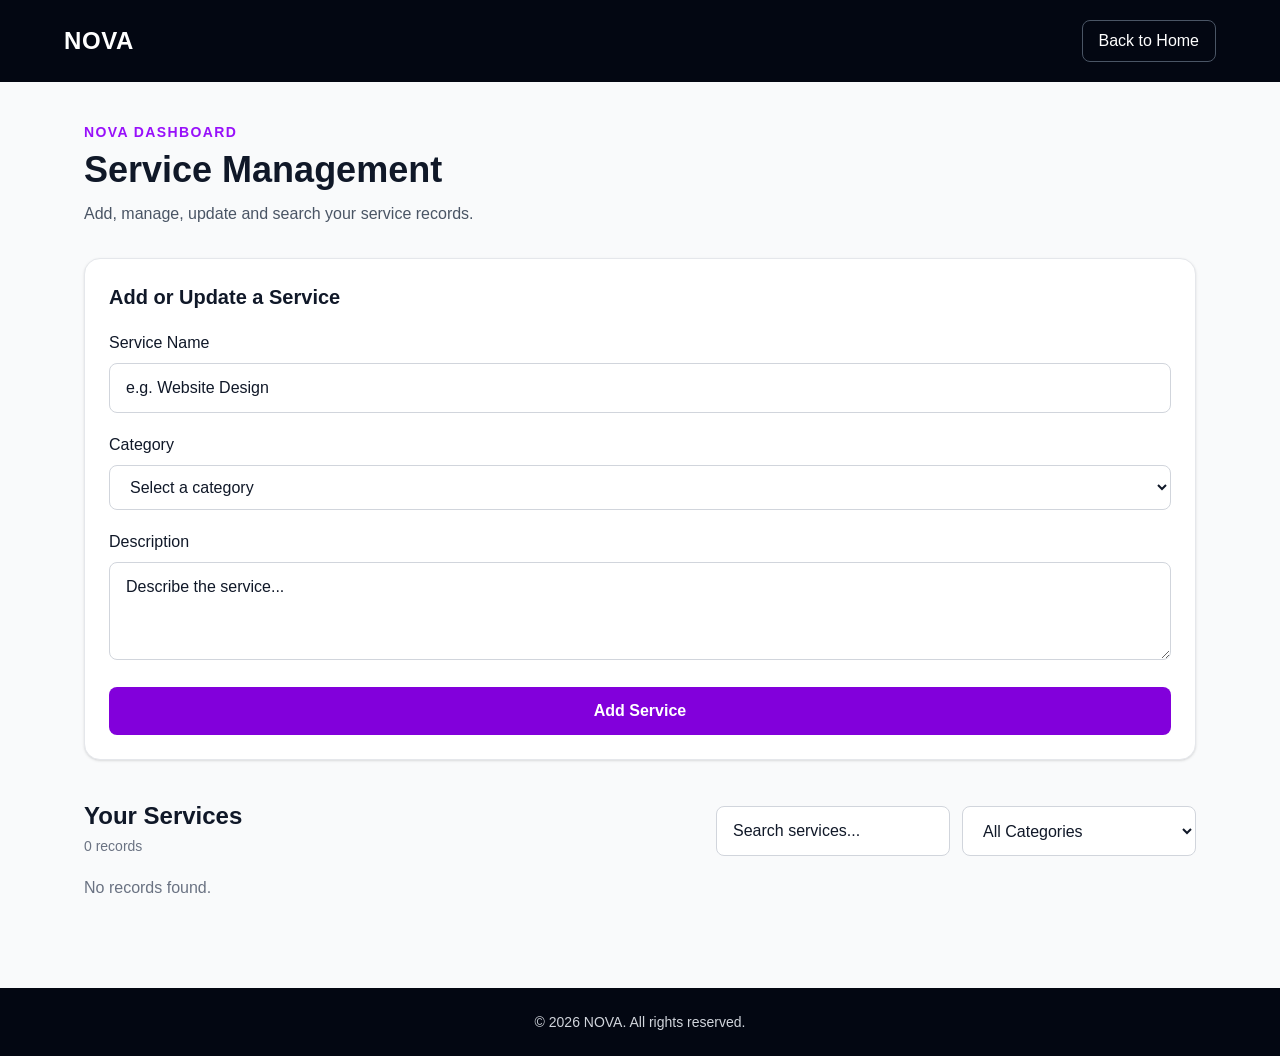
<file: src/pages/services.html>
<!DOCTYPE html>
<html lang="en">
<head>
  <meta charset="UTF-8">
  <meta name="viewport" content="width=device-width, initial-scale=1.0">
  <title>NOVA | Service Management</title>

  <link rel="stylesheet" href="../output.css">

  <script src="../js/crud.js" defer></script>
</head>

<body class="min-h-screen bg-gray-50 text-gray-900">

  <header class="bg-gray-950 px-6 py-5 text-white">
    <div class="mx-auto flex max-w-6xl items-center justify-between">
      <a href="../../index.html" class="text-2xl font-bold tracking-wide">
        NOVA
      </a>

      <a href="../../index.html"
         class="rounded-lg border border-gray-600 px-4 py-2 hover:bg-gray-800">
        Back to Home
      </a>
    </div>
  </header>

  <main class="mx-auto max-w-6xl px-5 py-10">

    <section class="mb-8">
      <p class="text-sm font-semibold uppercase tracking-widest text-purple-600">
        NOVA Dashboard
      </p>
      <h1 class="mt-2 text-3xl font-bold sm:text-4xl">
        Service Management
      </h1>
      <p class="mt-3 text-gray-600">
        Add, manage, update and search your service records.
      </p>
    </section>

    <section class="mb-10 rounded-2xl border border-gray-200 bg-white p-6 shadow-sm">
      <h2 class="mb-5 text-xl font-bold">Add or Update a Service</h2>

      <form id="serviceForm" class="grid gap-5">

        <div>
          <label for="serviceName" class="mb-2 block font-medium">
            Service Name
          </label>
          <input id="serviceName" type="text" required maxlength="100"
            placeholder="e.g. Website Design"
            class="w-full rounded-lg border border-gray-300 px-4 py-3 outline-none focus:border-purple-600">
        </div>

        <div>
          <label for="serviceCategory" class="mb-2 block font-medium">
            Category
          </label>
          <select id="serviceCategory" required
            class="w-full rounded-lg border border-gray-300 bg-white px-4 py-3">
            <option value="">Select a category</option>
            <option value="Web Development">Web Development</option>
            <option value="Graphic Design">Graphic Design</option>
            <option value="AI & Technology">AI & Technology</option>
            <option value="Digital Marketing">Digital Marketing</option>
          </select>
        </div>

        <div>
          <label for="serviceDescription" class="mb-2 block font-medium">
            Description
          </label>
          <textarea id="serviceDescription" required maxlength="500" rows="3"
            placeholder="Describe the service..."
            class="w-full rounded-lg border border-gray-300 px-4 py-3 outline-none focus:border-purple-600"></textarea>
        </div>

        <button id="submitButton" type="submit"
          class="rounded-lg bg-purple-700 px-5 py-3 font-semibold text-white hover:bg-purple-800">
          Add Service
        </button>
      </form>
    </section>

    <section>
      <div class="mb-5 flex flex-col justify-between gap-4 sm:flex-row sm:items-end">
        <div>
          <h2 class="text-2xl font-bold">Your Services</h2>
          <p id="recordCount" class="mt-1 text-sm text-gray-500">
            0 records
          </p>
        </div>

        <div class="grid gap-3 sm:grid-cols-2">
          <input id="searchInput" type="search"
            placeholder="Search services..."
            class="rounded-lg border border-gray-300 bg-white px-4 py-3">

          <select id="filterCategory"
            class="rounded-lg border border-gray-300 bg-white px-4 py-3">
            <option value="all">All Categories</option>
            <option value="Web Development">Web Development</option>
            <option value="Graphic Design">Graphic Design</option>
            <option value="AI & Technology">AI & Technology</option>
            <option value="Digital Marketing">Digital Marketing</option>
          </select>
        </div>
      </div>

      <div id="servicesList" class="grid gap-5 md:grid-cols-2">
      </div>
    </section>

  </main>

  <footer class="mt-12 bg-gray-950 px-5 py-6 text-center text-sm text-gray-300">
    © 2026 NOVA. All rights reserved.
  </footer>

</body>
</html>
</file>
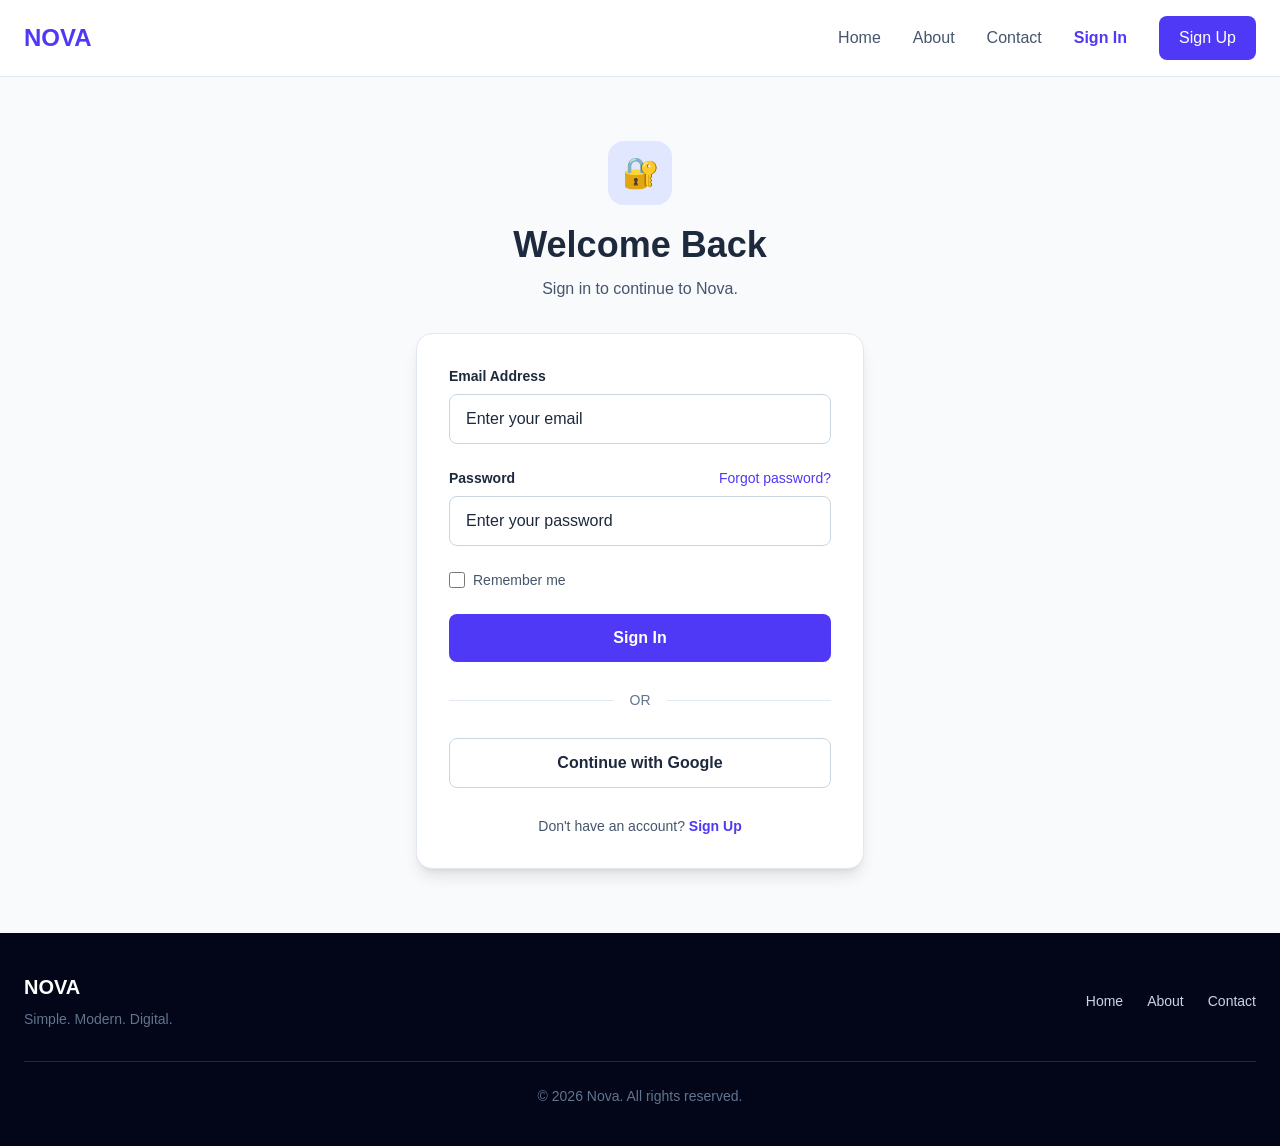
<file: src/pages/signin.html>
<!DOCTYPE html>
<html lang="en">

<head>
    <meta charset="UTF-8">
    <meta name="viewport" content="width=device-width, initial-scale=1.0">

    <title>Nova | Sign In</title>
<link rel="icon" href="../../assets/favicon.svg" type="image/svg+xml">
    <link rel="stylesheet" href="../output.css">
</head>

<body class="bg-slate-50 text-slate-800">

   <!-- NAVBAR -->
    <header>
<nav class="bg-white border-b border-slate-200">
    <div class="max-w-7xl mx-auto px-6 py-4">

        <div class="flex items-center justify-between">

            <!-- Logo -->
            <a href="../../index.html"
               class="text-2xl font-bold text-indigo-600">
                NOVA
            </a>

            <!-- Desktop Navigation -->
            <div class="hidden md:flex items-center gap-8">

                <a href="../../index.html"
                   class="text-slate-600 hover:text-indigo-600 transition">
                    Home
                </a>

                <a href="about.html"
                   class="text-slate-600 hover:text-indigo-600 transition">
                    About
                </a>

                <a href="contact.html"
                   class="text-slate-600 hover:text-indigo-600 transition">
                    Contact
                </a>

                <a href="signin.html"
                   class="text-indigo-600 font-semibold">
                    Sign In
                </a>

                <a href="signup.html"
                   class="bg-indigo-600 text-white px-5 py-2.5 rounded-lg hover:bg-indigo-700 transition">
                    Sign Up
                </a>

            </div>

            <!-- Mobile Menu -->
            <details class="md:hidden relative">
                <summary class="list-none cursor-pointer px-4 py-2 rounded-lg bg-indigo-600 text-white font-semibold">
                    Menu
                </summary>

                <div class="absolute right-0 top-12 w-48 bg-white border border-slate-200 rounded-lg shadow-lg p-3 z-50">

                    <a href="../../index.html"
                       class="block px-3 py-2 rounded-lg text-slate-600 hover:bg-indigo-50">
                        Home
                    </a>

                    <a href="about.html"
                       class="block px-3 py-2 rounded-lg text-slate-600 hover:bg-indigo-50">
                        About
                    </a>

                    <a href="contact.html"
                       class="block px-3 py-2 rounded-lg text-slate-600 hover:bg-indigo-50">
                        Contact
                    </a>

                    <hr class="my-2 border-slate-200">

                    <a href="signin.html"
                       class="block px-3 py-2 rounded-lg text-indigo-600 font-semibold hover:bg-indigo-50">
                        Sign In
                    </a>

                    <a href="signup.html"
                       class="block px-3 py-2 rounded-lg bg-indigo-600 text-white hover:bg-indigo-700">
                        Sign Up
                    </a>

                </div>
            </details>

        </div>

    </div>
</nav>
    </header>


    <!-- SIGN IN SECTION -->
    <main class="min-h-[calc(100vh-80px)] flex items-center justify-center
                 px-6 py-16">

        <div class="w-full max-w-md">

            <!-- Heading -->
            <div class="text-center mb-8">

                <div class="w-16 h-16 mx-auto bg-indigo-100
                            text-indigo-600 rounded-2xl
                            flex items-center justify-center
                            text-3xl mb-5">
                    🔐
                </div>

                <h1 class="text-3xl md:text-4xl font-bold">
                    Welcome Back
                </h1>

                <p class="text-slate-600 mt-3">
                    Sign in to continue to Nova.
                </p>

            </div>


            <!-- SIGN IN CARD -->
            <article class="bg-white rounded-2xl shadow-lg
                        border border-slate-200 p-8">

                <form class="space-y-6">

                    <!-- Email -->
                    <div>
                        <label for="email"
                               class="block text-sm font-semibold mb-2">
                            Email Address
                        </label>

                        <input
                            type="email"
                            id="email"
                            name="email"
                            placeholder="Enter your email"
                            required
                            class="w-full px-4 py-3 rounded-lg
                                   border border-slate-300
                                   focus:outline-none
                                   focus:ring-2 focus:ring-indigo-500">
                    </div>


                    <!-- Password -->
                    <div>
                        <div class="flex justify-between items-center mb-2">

                            <label for="password"
                                   class="block text-sm font-semibold">
                                Password
                            </label>

                            <a href="#"
                               class="text-sm text-indigo-600
                                      hover:text-indigo-700">
                                Forgot password?
                            </a>

                        </div>

                        <input
                            type="password"
                            id="password"
                            name="password"
                            placeholder="Enter your password"
                            required
                            class="w-full px-4 py-3 rounded-lg
                                   border border-slate-300
                                   focus:outline-none
                                   focus:ring-2 focus:ring-indigo-500">
                    </div>


                    <!-- Remember Me -->
                    <div class="flex items-center gap-2">

                        <input
                            type="checkbox"
                            id="remember"
                            class="w-4 h-4 accent-indigo-600">

                        <label for="remember"
                               class="text-sm text-slate-600">
                            Remember me
                        </label>

                    </div>


                    <!-- Button -->
                    <button
                        type="submit"
                        class="w-full bg-indigo-600 text-white
                               py-3 rounded-lg font-semibold
                               hover:bg-indigo-700 transition">
                        Sign In
                    </button>

                </form>


                <!-- Divider -->
                <div class="flex items-center gap-4 my-7">

                    <div class="h-px bg-slate-200 flex-1"></div>

                    <span class="text-sm text-slate-500">
                        OR
                    </span>

                    <div class="h-px bg-slate-200 flex-1"></div>

                </div>


                <!-- Social Button -->
                <button
                    class="w-full border border-slate-300
                           py-3 rounded-lg font-semibold
                           hover:bg-slate-50 transition">
                    Continue with Google
                </button>


                <!-- Sign Up -->
                <p class="text-center text-sm text-slate-600 mt-7">

                    Don't have an account?

                    <a href="signup.html"
                       class="text-indigo-600 font-semibold
                              hover:text-indigo-700">
                        Sign Up
                    </a>

                </p>

            </article>

        </div>

    </main>


    <!-- FOOTER -->
    <footer class="bg-slate-950 text-slate-300">

        <div class="max-w-7xl mx-auto px-6 py-10">

            <div class="flex flex-col md:flex-row
                        justify-between items-center gap-4">

                <div>
                    <a href="../../index.html"
                       class="text-xl font-bold text-white">
                        NOVA
                    </a>

                    <p class="text-sm text-slate-500 mt-2">
                        Simple. Modern. Digital.
                    </p>
                </div>

                <div class="flex gap-6 text-sm">

                    <a href="../../index.html"
                       class="hover:text-white transition">
                        Home
                    </a>

                    <a href="about.html"
                       class="hover:text-white transition">
                        About
                    </a>

                    <a href="contact.html"
                       class="hover:text-white transition">
                        Contact
                    </a>

                </div>

            </div>

            <div class="border-t border-slate-800 mt-8 pt-6 text-center">

                <p class="text-sm text-slate-500">
                    © 2026 Nova. All rights reserved.
                </p>

            </div>

        </div>

    </footer>

</body>
</html>
</file>
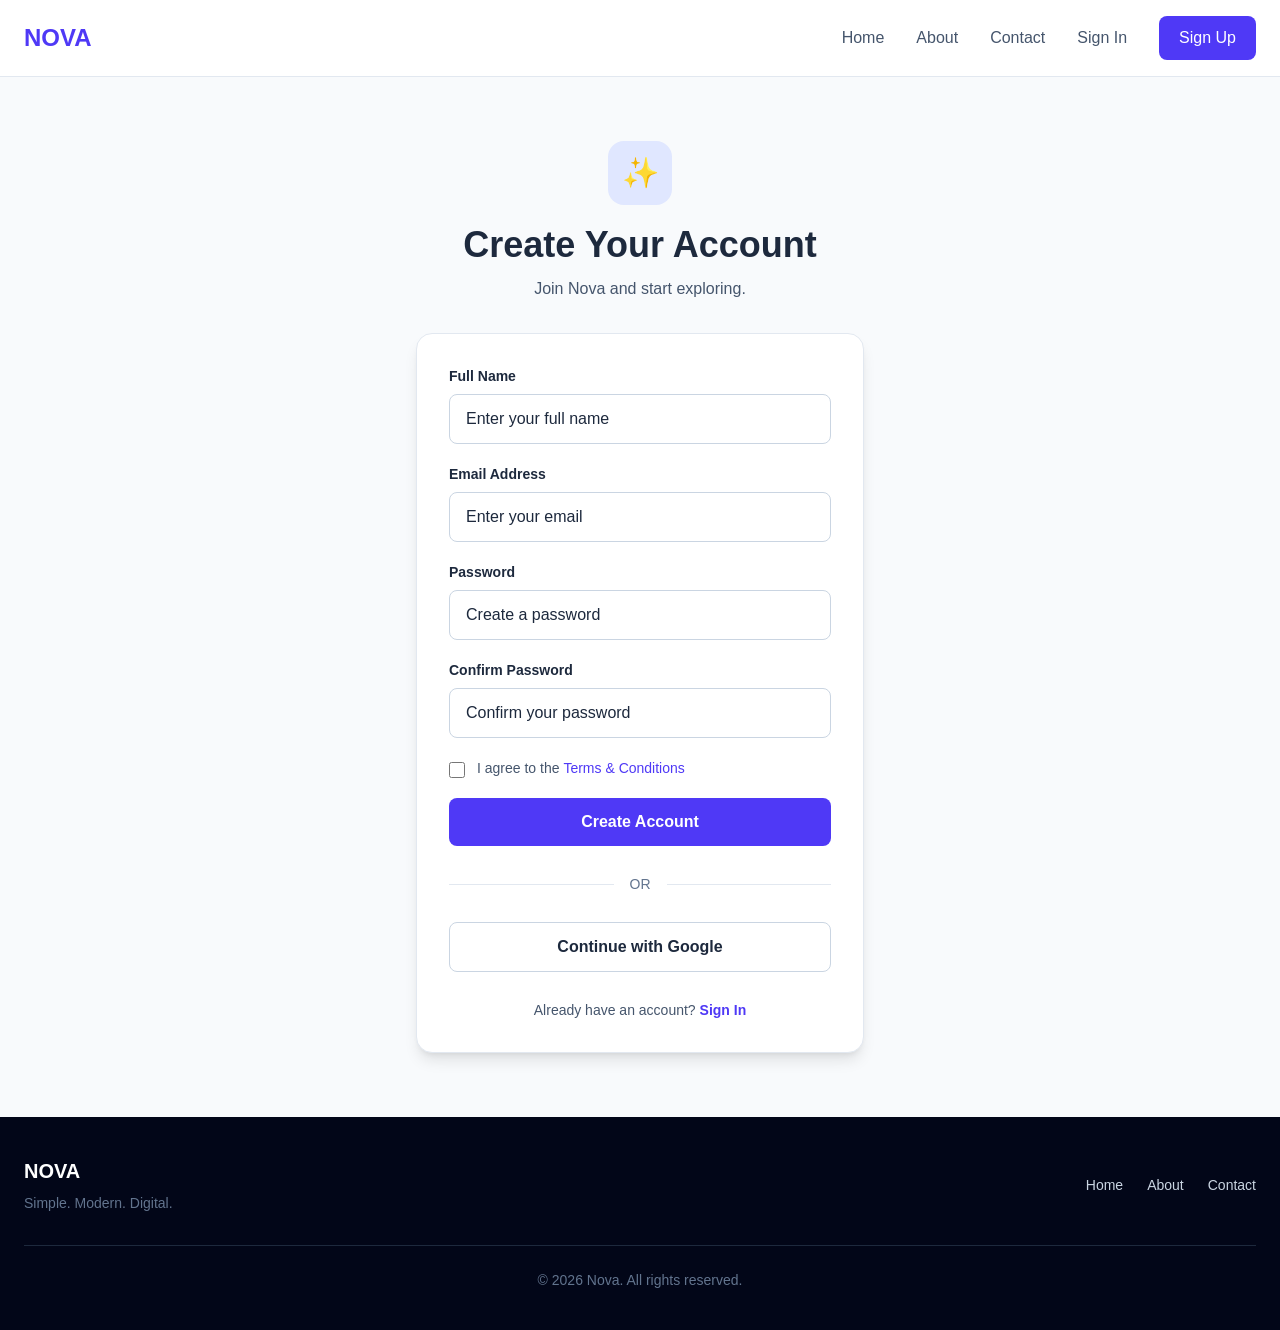
<file: src/pages/signup.html>
<!DOCTYPE html>
<html lang="en">

<head>
    <meta charset="UTF-8">
    <meta name="viewport" content="width=device-width, initial-scale=1.0">

    <title>Nova | Sign Up</title>
<link rel="icon" href="../../assets/favicon.svg" type="image/svg+xml">
    <link rel="stylesheet" href="../output.css">
</head>

<body class="bg-slate-50 text-slate-800">

    <!-- NAVBAR -->
     <header>
<nav class="bg-white border-b border-slate-200">
    <div class="max-w-7xl mx-auto px-6 py-4">

        <div class="flex items-center justify-between">

            <!-- Logo -->
            <a href="../../index.html"
               class="text-2xl font-bold text-indigo-600">
                NOVA
            </a>

            <!-- Desktop Navigation -->
            <div class="hidden md:flex items-center gap-8">

                <a href="../../index.html"
                   class="text-slate-600 hover:text-indigo-600 transition">
                    Home
                </a>

                <a href="about.html"
                   class="text-slate-600 hover:text-indigo-600 transition">
                    About
                </a>

                <a href="contact.html"
                   class="text-slate-600 hover:text-indigo-600 transition">
                    Contact
                </a>

                <a href="signin.html"
                   class="text-slate-600 hover:text-indigo-600 transition">
                    Sign In
                </a>

                <a href="signup.html"
                   class="bg-indigo-600 text-white px-5 py-2.5 rounded-lg hover:bg-indigo-700 transition">
                    Sign Up
                </a>

            </div>

            <!-- Mobile Menu -->
            <details class="md:hidden relative">
                <summary class="list-none cursor-pointer px-4 py-2 rounded-lg bg-indigo-600 text-white font-semibold">
                    Menu
                </summary>

                <div class="absolute right-0 top-12 w-48 bg-white border border-slate-200 rounded-lg shadow-lg p-3 z-50">

                    <a href="../../index.html"
                       class="block px-3 py-2 rounded-lg text-slate-600 hover:bg-indigo-50">
                        Home
                    </a>

                    <a href="about.html"
                       class="block px-3 py-2 rounded-lg text-slate-600 hover:bg-indigo-50">
                        About
                    </a>

                    <a href="contact.html"
                       class="block px-3 py-2 rounded-lg text-slate-600 hover:bg-indigo-50">
                        Contact
                    </a>

                    <hr class="my-2 border-slate-200">

                    <a href="signin.html"
                       class="block px-3 py-2 rounded-lg text-indigo-600 hover:bg-indigo-50">
                        Sign In
                    </a>

                    <a href="signup.html"
                       class="block px-3 py-2 rounded-lg bg-indigo-600 text-white font-semibold hover:bg-indigo-700">
                        Sign Up
                    </a>

                </div>
            </details>

        </div>

    </div>
</nav>
 </header>

    <!-- SIGN UP SECTION -->
    <main class="min-h-[calc(100vh-80px)] flex items-center justify-center
                 px-6 py-16">

        <div class="w-full max-w-md">

            <!-- HEADING -->
            <div class="text-center mb-8">

                <div class="w-16 h-16 mx-auto bg-indigo-100
                            text-indigo-600 rounded-2xl
                            flex items-center justify-center
                            text-3xl mb-5">
                    ✨
                </div>

                <h1 class="text-3xl md:text-4xl font-bold">
                    Create Your Account
                </h1>

                <p class="text-slate-600 mt-3">
                    Join Nova and start exploring.
                </p>

            </div>


            <!-- SIGN UP CARD -->
            <article class="bg-white rounded-2xl shadow-lg
                        border border-slate-200 p-8">

                <form class="space-y-5">

                    <!-- Full Name -->
                    <div>
                        <label for="name"
                               class="block text-sm font-semibold mb-2">
                            Full Name
                        </label>

                        <input
                            type="text"
                            id="name"
                            name="name"
                            placeholder="Enter your full name"
                            required
                            class="w-full px-4 py-3 rounded-lg
                                   border border-slate-300
                                   focus:outline-none
                                   focus:ring-2 focus:ring-indigo-500">
                    </div>


                    <!-- Email -->
                    <div>
                        <label for="email"
                               class="block text-sm font-semibold mb-2">
                            Email Address
                        </label>

                        <input
                            type="email"
                            id="email"
                            name="email"
                            placeholder="Enter your email"
                            required
                            class="w-full px-4 py-3 rounded-lg
                                   border border-slate-300
                                   focus:outline-none
                                   focus:ring-2 focus:ring-indigo-500">
                    </div>


                    <!-- Password -->
                    <div>
                        <label for="password"
                               class="block text-sm font-semibold mb-2">
                            Password
                        </label>

                        <input
                            type="password"
                            id="password"
                            name="password"
                            placeholder="Create a password"
                            required
                            class="w-full px-4 py-3 rounded-lg
                                   border border-slate-300
                                   focus:outline-none
                                   focus:ring-2 focus:ring-indigo-500">
                    </div>


                    <!-- Confirm Password -->
                    <div>
                        <label for="confirm-password"
                               class="block text-sm font-semibold mb-2">
                            Confirm Password
                        </label>

                        <input
                            type="password"
                            id="confirm-password"
                            name="confirm-password"
                            placeholder="Confirm your password"
                            required
                            class="w-full px-4 py-3 rounded-lg
                                   border border-slate-300
                                   focus:outline-none
                                   focus:ring-2 focus:ring-indigo-500">
                    </div>


                    <!-- Terms -->
                    <div class="flex items-start gap-3">

                        <input
                            type="checkbox"
                            id="terms"
                            required
                            class="w-4 h-4 mt-1 accent-indigo-600">

                        <label for="terms"
                               class="text-sm text-slate-600">
                            I agree to the
                            <a href="#"
                               class="text-indigo-600 font-medium">
                                Terms & Conditions
                            </a>
                        </label>

                    </div>


                    <!-- Button -->
                    <button
                        type="submit"
                        class="w-full bg-indigo-600 text-white
                               py-3 rounded-lg font-semibold
                               hover:bg-indigo-700 transition">
                        Create Account
                    </button>

                </form>


                <!-- Divider -->
                <div class="flex items-center gap-4 my-7">

                    <div class="h-px bg-slate-200 flex-1"></div>

                    <span class="text-sm text-slate-500">
                        OR
                    </span>

                    <div class="h-px bg-slate-200 flex-1"></div>

                </div>


                <!-- Google Button -->
                <button
                    class="w-full border border-slate-300
                           py-3 rounded-lg font-semibold
                           hover:bg-slate-50 transition">
                    Continue with Google
                </button>


                <!-- Sign In -->
                <p class="text-center text-sm text-slate-600 mt-7">

                    Already have an account?

                    <a href="signin.html"
                       class="text-indigo-600 font-semibold
                              hover:text-indigo-700">
                        Sign In
                    </a>

                </p>

            </article>

        </div>

    </main>


    <!-- FOOTER -->
    <footer class="bg-slate-950 text-slate-300">

        <div class="max-w-7xl mx-auto px-6 py-10">

            <div class="flex flex-col md:flex-row
                        justify-between items-center gap-4">

                <div>
                    <a href="../../index.html"
                       class="text-xl font-bold text-white">
                        NOVA
                    </a>

                    <p class="text-sm text-slate-500 mt-2">
                        Simple. Modern. Digital.
                    </p>
                </div>

                <div class="flex gap-6 text-sm">

                    <a href="../../index.html"
                       class="hover:text-white transition">
                        Home
                    </a>

                    <a href="about.html"
                       class="hover:text-white transition">
                        About
                    </a>

                    <a href="contact.html"
                       class="hover:text-white transition">
                        Contact
                    </a>

                </div>

            </div>

            <div class="border-t border-slate-800 mt-8 pt-6 text-center">

                <p class="text-sm text-slate-500">
                    © 2026 Nova. All rights reserved.
                </p>

            </div>

        </div>

    </footer>

</body>
</html>
</file>
<file: src/output.css>
/*! tailwindcss v4.3.3 | MIT License | https://tailwindcss.com */
@layer properties;
@layer theme, base, components, utilities;
@layer theme {
  :root, :host {
    --font-sans: -apple-system, BlinkMacSystemFont, "Segoe UI", Roboto, "Helvetica Neue",
      "Noto Sans", Arial, sans-serif, "Apple Color Emoji", "Segoe UI Emoji",
      "Segoe UI Symbol", "Noto Color Emoji";
    --font-mono: ui-monospace, SFMono-Regular, Menlo, Monaco, Consolas, "Liberation Mono",
      "Courier New", monospace;
    --color-red-100: oklch(93.6% 0.032 17.717);
    --color-red-500: oklch(63.7% 0.237 25.331);
    --color-red-600: oklch(57.7% 0.245 27.325);
    --color-red-700: oklch(50.5% 0.213 27.518);
    --color-indigo-50: oklch(96.2% 0.018 272.314);
    --color-indigo-100: oklch(93% 0.034 272.788);
    --color-indigo-200: oklch(87% 0.065 274.039);
    --color-indigo-400: oklch(67.3% 0.182 276.935);
    --color-indigo-500: oklch(58.5% 0.233 277.117);
    --color-indigo-600: oklch(51.1% 0.262 276.966);
    --color-indigo-700: oklch(45.7% 0.24 277.023);
    --color-indigo-800: oklch(39.8% 0.195 277.366);
    --color-purple-600: oklch(55.8% 0.288 302.321);
    --color-purple-700: oklch(49.6% 0.265 301.924);
    --color-purple-800: oklch(43.8% 0.218 303.724);
    --color-slate-50: oklch(98.4% 0.003 247.858);
    --color-slate-100: oklch(96.8% 0.007 247.896);
    --color-slate-200: oklch(92.9% 0.013 255.508);
    --color-slate-300: oklch(86.9% 0.022 252.894);
    --color-slate-400: oklch(70.4% 0.04 256.788);
    --color-slate-500: oklch(55.4% 0.046 257.417);
    --color-slate-600: oklch(44.6% 0.043 257.281);
    --color-slate-800: oklch(27.9% 0.041 260.031);
    --color-slate-900: oklch(20.8% 0.042 265.755);
    --color-slate-950: oklch(12.9% 0.042 264.695);
    --color-gray-50: oklch(98.5% 0.002 247.839);
    --color-gray-200: oklch(92.8% 0.006 264.531);
    --color-gray-300: oklch(87.2% 0.01 258.338);
    --color-gray-500: oklch(55.1% 0.027 264.364);
    --color-gray-600: oklch(44.6% 0.03 256.802);
    --color-gray-700: oklch(37.3% 0.034 259.733);
    --color-gray-800: oklch(27.8% 0.033 256.848);
    --color-gray-900: oklch(21% 0.034 264.665);
    --color-gray-950: oklch(13% 0.028 261.692);
    --color-white: #fff;
    --spacing: 0.25rem;
    --container-md: 28rem;
    --container-2xl: 42rem;
    --container-3xl: 48rem;
    --container-6xl: 72rem;
    --container-7xl: 80rem;
    --text-xs: 0.75rem;
    --text-xs--line-height: calc(1 / 0.75);
    --text-sm: 0.875rem;
    --text-sm--line-height: calc(1.25 / 0.875);
    --text-lg: 1.125rem;
    --text-lg--line-height: calc(1.75 / 1.125);
    --text-xl: 1.25rem;
    --text-xl--line-height: calc(1.75 / 1.25);
    --text-2xl: 1.5rem;
    --text-2xl--line-height: calc(2 / 1.5);
    --text-3xl: 1.875rem;
    --text-3xl--line-height: calc(2.25 / 1.875);
    --text-4xl: 2.25rem;
    --text-4xl--line-height: calc(2.5 / 2.25);
    --text-6xl: 3.75rem;
    --text-6xl--line-height: 1;
    --font-weight-medium: 500;
    --font-weight-semibold: 600;
    --font-weight-bold: 700;
    --tracking-wide: 0.025em;
    --tracking-wider: 0.05em;
    --tracking-widest: 0.1em;
    --leading-tight: 1.25;
    --leading-relaxed: 1.625;
    --radius-lg: 0.5rem;
    --radius-xl: 0.75rem;
    --radius-2xl: 1rem;
    --radius-3xl: 1.5rem;
    --default-transition-duration: 150ms;
    --default-transition-timing-function: cubic-bezier(0.4, 0, 0.2, 1);
    --default-font-family: var(--font-sans);
    --default-mono-font-family: var(--font-mono);
  }
}
@layer base {
  *, ::after, ::before, ::backdrop, ::file-selector-button {
    box-sizing: border-box;
    margin: 0;
    padding: 0;
    border: 0 solid;
  }
  html, :host {
    line-height: 1.5;
    -webkit-text-size-adjust: 100%;
    tab-size: 4;
    font-family: var(--default-font-family, -apple-system, BlinkMacSystemFont, "Segoe UI", Roboto, "Helvetica Neue", "Noto Sans", Arial, sans-serif, "Apple Color Emoji", "Segoe UI Emoji", "Segoe UI Symbol", "Noto Color Emoji");
    font-feature-settings: var(--default-font-feature-settings, normal);
    font-variation-settings: var(--default-font-variation-settings, normal);
    -webkit-tap-highlight-color: transparent;
  }
  hr {
    height: 0;
    color: inherit;
    border-top-width: 1px;
  }
  abbr:where([title]) {
    -webkit-text-decoration: underline dotted;
    text-decoration: underline dotted;
  }
  h1, h2, h3, h4, h5, h6 {
    font-size: inherit;
    font-weight: inherit;
  }
  a {
    color: inherit;
    -webkit-text-decoration: inherit;
    text-decoration: inherit;
  }
  b, strong {
    font-weight: bolder;
  }
  code, kbd, samp, pre {
    font-family: var(--default-mono-font-family, ui-monospace, SFMono-Regular, Menlo, Monaco, Consolas, "Liberation Mono", "Courier New", monospace);
    font-feature-settings: var(--default-mono-font-feature-settings, normal);
    font-variation-settings: var(--default-mono-font-variation-settings, normal);
    font-size: 1em;
  }
  small {
    font-size: 80%;
  }
  sub, sup {
    font-size: 75%;
    line-height: 0;
    position: relative;
    vertical-align: baseline;
  }
  sub {
    bottom: -0.25em;
  }
  sup {
    top: -0.5em;
  }
  table {
    text-indent: 0;
    border-color: inherit;
    border-collapse: collapse;
  }
  :-moz-focusring:where(:not(iframe)) {
    outline: auto;
  }
  progress {
    vertical-align: baseline;
  }
  summary {
    display: list-item;
  }
  ol, ul, menu {
    list-style: none;
  }
  img, svg, video, canvas, audio, iframe, embed, object {
    display: block;
    vertical-align: middle;
  }
  img, video {
    max-width: 100%;
    height: auto;
  }
  button, input, select, optgroup, textarea, ::file-selector-button {
    font: inherit;
    font-feature-settings: inherit;
    font-variation-settings: inherit;
    letter-spacing: inherit;
    color: inherit;
    border-radius: 0;
    background-color: transparent;
    opacity: 1;
  }
  :where(select:is([multiple], [size])) optgroup {
    font-weight: bolder;
  }
  :where(select:is([multiple], [size])) optgroup option {
    padding-inline-start: 20px;
  }
  ::file-selector-button {
    margin-inline-end: 4px;
  }
  ::placeholder {
    opacity: 1;
  }
  @supports (not (-webkit-appearance: -apple-pay-button))  or (contain-intrinsic-size: 1px) {
    ::placeholder {
      color: currentcolor;
      @supports (color: color-mix(in lab, red, red)) {
        color: color-mix(in oklab, currentcolor 50%, transparent);
      }
    }
  }
  textarea {
    resize: vertical;
  }
  ::-webkit-search-decoration {
    -webkit-appearance: none;
  }
  ::-webkit-date-and-time-value {
    min-height: 1lh;
    text-align: inherit;
  }
  ::-webkit-datetime-edit {
    display: inline-flex;
  }
  ::-webkit-datetime-edit-fields-wrapper {
    padding: 0;
  }
  ::-webkit-datetime-edit, ::-webkit-datetime-edit-year-field, ::-webkit-datetime-edit-month-field, ::-webkit-datetime-edit-day-field, ::-webkit-datetime-edit-hour-field, ::-webkit-datetime-edit-minute-field, ::-webkit-datetime-edit-second-field, ::-webkit-datetime-edit-millisecond-field, ::-webkit-datetime-edit-meridiem-field {
    padding-block: 0;
  }
  ::-webkit-calendar-picker-indicator {
    line-height: 1;
  }
  :-moz-ui-invalid {
    box-shadow: none;
  }
  button, input:where([type="button"], [type="reset"], [type="submit"]), ::file-selector-button {
    appearance: button;
  }
  ::-webkit-inner-spin-button, ::-webkit-outer-spin-button {
    height: auto;
  }
  [hidden]:where(:not([hidden="until-found"])) {
    display: none !important;
  }
}
@layer utilities {
  .absolute {
    position: absolute;
  }
  .relative {
    position: relative;
  }
  .top-12 {
    top: calc(var(--spacing) * 12);
  }
  .right-0 {
    right: 0px;
  }
  .z-50 {
    z-index: 50;
  }
  .container {
    width: 100%;
    @media (width >= 40rem) {
      max-width: 40rem;
    }
    @media (width >= 48rem) {
      max-width: 48rem;
    }
    @media (width >= 64rem) {
      max-width: 64rem;
    }
    @media (width >= 80rem) {
      max-width: 80rem;
    }
    @media (width >= 96rem) {
      max-width: 96rem;
    }
  }
  .mx-auto {
    margin-inline: auto;
  }
  .my-2 {
    margin-block: calc(var(--spacing) * 2);
  }
  .my-7 {
    margin-block: calc(var(--spacing) * 7);
  }
  .mt-1 {
    margin-top: var(--spacing);
  }
  .mt-2 {
    margin-top: calc(var(--spacing) * 2);
  }
  .mt-3 {
    margin-top: calc(var(--spacing) * 3);
  }
  .mt-4 {
    margin-top: calc(var(--spacing) * 4);
  }
  .mt-7 {
    margin-top: calc(var(--spacing) * 7);
  }
  .mt-8 {
    margin-top: calc(var(--spacing) * 8);
  }
  .mt-10 {
    margin-top: calc(var(--spacing) * 10);
  }
  .mt-12 {
    margin-top: calc(var(--spacing) * 12);
  }
  .mb-2 {
    margin-bottom: calc(var(--spacing) * 2);
  }
  .mb-3 {
    margin-bottom: calc(var(--spacing) * 3);
  }
  .mb-4 {
    margin-bottom: calc(var(--spacing) * 4);
  }
  .mb-5 {
    margin-bottom: calc(var(--spacing) * 5);
  }
  .mb-6 {
    margin-bottom: calc(var(--spacing) * 6);
  }
  .mb-8 {
    margin-bottom: calc(var(--spacing) * 8);
  }
  .mb-10 {
    margin-bottom: calc(var(--spacing) * 10);
  }
  .mb-12 {
    margin-bottom: calc(var(--spacing) * 12);
  }
  .block {
    display: block;
  }
  .flex {
    display: flex;
  }
  .grid {
    display: grid;
  }
  .hidden {
    display: none;
  }
  .inline-block {
    display: inline-block;
  }
  .table {
    display: table;
  }
  .h-4 {
    height: calc(var(--spacing) * 4);
  }
  .h-12 {
    height: calc(var(--spacing) * 12);
  }
  .h-14 {
    height: calc(var(--spacing) * 14);
  }
  .h-16 {
    height: calc(var(--spacing) * 16);
  }
  .h-px {
    height: 1px;
  }
  .min-h-\[calc\(100vh-80px\)\] {
    min-height: calc(100vh - 80px);
  }
  .min-h-screen {
    min-height: 100vh;
  }
  .w-4 {
    width: calc(var(--spacing) * 4);
  }
  .w-12 {
    width: calc(var(--spacing) * 12);
  }
  .w-14 {
    width: calc(var(--spacing) * 14);
  }
  .w-16 {
    width: calc(var(--spacing) * 16);
  }
  .w-48 {
    width: calc(var(--spacing) * 48);
  }
  .w-52 {
    width: calc(var(--spacing) * 52);
  }
  .w-full {
    width: 100%;
  }
  .max-w-2xl {
    max-width: var(--container-2xl);
  }
  .max-w-3xl {
    max-width: var(--container-3xl);
  }
  .max-w-6xl {
    max-width: var(--container-6xl);
  }
  .max-w-7xl {
    max-width: var(--container-7xl);
  }
  .max-w-md {
    max-width: var(--container-md);
  }
  .flex-1 {
    flex: 1;
  }
  .border-collapse {
    border-collapse: collapse;
  }
  .cursor-pointer {
    cursor: pointer;
  }
  .resize {
    resize: both;
  }
  .list-none {
    list-style-type: none;
  }
  .grid-cols-1 {
    grid-template-columns: repeat(1, minmax(0, 1fr));
  }
  .grid-cols-2 {
    grid-template-columns: repeat(2, minmax(0, 1fr));
  }
  .flex-col {
    flex-direction: column;
  }
  .items-center {
    align-items: center;
  }
  .items-start {
    align-items: flex-start;
  }
  .justify-between {
    justify-content: space-between;
  }
  .justify-center {
    justify-content: center;
  }
  .gap-2 {
    gap: calc(var(--spacing) * 2);
  }
  .gap-3 {
    gap: calc(var(--spacing) * 3);
  }
  .gap-4 {
    gap: calc(var(--spacing) * 4);
  }
  .gap-5 {
    gap: calc(var(--spacing) * 5);
  }
  .gap-6 {
    gap: calc(var(--spacing) * 6);
  }
  .gap-8 {
    gap: calc(var(--spacing) * 8);
  }
  .gap-10 {
    gap: calc(var(--spacing) * 10);
  }
  .gap-12 {
    gap: calc(var(--spacing) * 12);
  }
  :where(.space-y-3 > :not(:last-child)) {
    --tw-space-y-reverse: 0;
    margin-block-start: calc(calc(var(--spacing) * 3) * var(--tw-space-y-reverse));
    margin-block-end: calc(calc(var(--spacing) * 3) * calc(1 - var(--tw-space-y-reverse)));
  }
  :where(.space-y-5 > :not(:last-child)) {
    --tw-space-y-reverse: 0;
    margin-block-start: calc(calc(var(--spacing) * 5) * var(--tw-space-y-reverse));
    margin-block-end: calc(calc(var(--spacing) * 5) * calc(1 - var(--tw-space-y-reverse)));
  }
  :where(.space-y-6 > :not(:last-child)) {
    --tw-space-y-reverse: 0;
    margin-block-start: calc(calc(var(--spacing) * 6) * var(--tw-space-y-reverse));
    margin-block-end: calc(calc(var(--spacing) * 6) * calc(1 - var(--tw-space-y-reverse)));
  }
  .rounded-2xl {
    border-radius: var(--radius-2xl);
  }
  .rounded-3xl {
    border-radius: var(--radius-3xl);
  }
  .rounded-full {
    border-radius: calc(infinity * 1px);
  }
  .rounded-lg {
    border-radius: var(--radius-lg);
  }
  .rounded-xl {
    border-radius: var(--radius-xl);
  }
  .border {
    border-style: var(--tw-border-style);
    border-width: 1px;
  }
  .border-t {
    border-top-style: var(--tw-border-style);
    border-top-width: 1px;
  }
  .border-b {
    border-bottom-style: var(--tw-border-style);
    border-bottom-width: 1px;
  }
  .border-gray-200 {
    border-color: var(--color-gray-200);
  }
  .border-gray-300 {
    border-color: var(--color-gray-300);
  }
  .border-gray-600 {
    border-color: var(--color-gray-600);
  }
  .border-indigo-600 {
    border-color: var(--color-indigo-600);
  }
  .border-slate-100 {
    border-color: var(--color-slate-100);
  }
  .border-slate-200 {
    border-color: var(--color-slate-200);
  }
  .border-slate-300 {
    border-color: var(--color-slate-300);
  }
  .border-slate-800 {
    border-color: var(--color-slate-800);
  }
  .border-white {
    border-color: var(--color-white);
  }
  .bg-gray-50 {
    background-color: var(--color-gray-50);
  }
  .bg-gray-950 {
    background-color: var(--color-gray-950);
  }
  .bg-indigo-50 {
    background-color: var(--color-indigo-50);
  }
  .bg-indigo-100 {
    background-color: var(--color-indigo-100);
  }
  .bg-indigo-500 {
    background-color: var(--color-indigo-500);
  }
  .bg-indigo-600 {
    background-color: var(--color-indigo-600);
  }
  .bg-purple-600 {
    background-color: var(--color-purple-600);
  }
  .bg-purple-700 {
    background-color: var(--color-purple-700);
  }
  .bg-red-100 {
    background-color: var(--color-red-100);
  }
  .bg-red-600 {
    background-color: var(--color-red-600);
  }
  .bg-slate-50 {
    background-color: var(--color-slate-50);
  }
  .bg-slate-200 {
    background-color: var(--color-slate-200);
  }
  .bg-slate-900 {
    background-color: var(--color-slate-900);
  }
  .bg-slate-950 {
    background-color: var(--color-slate-950);
  }
  .bg-white {
    background-color: var(--color-white);
  }
  .p-3 {
    padding: calc(var(--spacing) * 3);
  }
  .p-5 {
    padding: calc(var(--spacing) * 5);
  }
  .p-6 {
    padding: calc(var(--spacing) * 6);
  }
  .p-7 {
    padding: calc(var(--spacing) * 7);
  }
  .p-8 {
    padding: calc(var(--spacing) * 8);
  }
  .p-10 {
    padding: calc(var(--spacing) * 10);
  }
  .px-3 {
    padding-inline: calc(var(--spacing) * 3);
  }
  .px-4 {
    padding-inline: calc(var(--spacing) * 4);
  }
  .px-5 {
    padding-inline: calc(var(--spacing) * 5);
  }
  .px-6 {
    padding-inline: calc(var(--spacing) * 6);
  }
  .px-7 {
    padding-inline: calc(var(--spacing) * 7);
  }
  .py-2 {
    padding-block: calc(var(--spacing) * 2);
  }
  .py-2\.5 {
    padding-block: calc(var(--spacing) * 2.5);
  }
  .py-3 {
    padding-block: calc(var(--spacing) * 3);
  }
  .py-4 {
    padding-block: calc(var(--spacing) * 4);
  }
  .py-5 {
    padding-block: calc(var(--spacing) * 5);
  }
  .py-6 {
    padding-block: calc(var(--spacing) * 6);
  }
  .py-10 {
    padding-block: calc(var(--spacing) * 10);
  }
  .py-12 {
    padding-block: calc(var(--spacing) * 12);
  }
  .py-16 {
    padding-block: calc(var(--spacing) * 16);
  }
  .py-20 {
    padding-block: calc(var(--spacing) * 20);
  }
  .py-24 {
    padding-block: calc(var(--spacing) * 24);
  }
  .pt-6 {
    padding-top: calc(var(--spacing) * 6);
  }
  .text-center {
    text-align: center;
  }
  .text-2xl {
    font-size: var(--text-2xl);
    line-height: var(--tw-leading, var(--text-2xl--line-height));
  }
  .text-3xl {
    font-size: var(--text-3xl);
    line-height: var(--tw-leading, var(--text-3xl--line-height));
  }
  .text-4xl {
    font-size: var(--text-4xl);
    line-height: var(--tw-leading, var(--text-4xl--line-height));
  }
  .text-lg {
    font-size: var(--text-lg);
    line-height: var(--tw-leading, var(--text-lg--line-height));
  }
  .text-sm {
    font-size: var(--text-sm);
    line-height: var(--tw-leading, var(--text-sm--line-height));
  }
  .text-xl {
    font-size: var(--text-xl);
    line-height: var(--tw-leading, var(--text-xl--line-height));
  }
  .text-xs {
    font-size: var(--text-xs);
    line-height: var(--tw-leading, var(--text-xs--line-height));
  }
  .leading-6 {
    --tw-leading: calc(var(--spacing) * 6);
    line-height: calc(var(--spacing) * 6);
  }
  .leading-7 {
    --tw-leading: calc(var(--spacing) * 7);
    line-height: calc(var(--spacing) * 7);
  }
  .leading-8 {
    --tw-leading: calc(var(--spacing) * 8);
    line-height: calc(var(--spacing) * 8);
  }
  .leading-relaxed {
    --tw-leading: var(--leading-relaxed);
    line-height: var(--leading-relaxed);
  }
  .leading-tight {
    --tw-leading: var(--leading-tight);
    line-height: var(--leading-tight);
  }
  .font-bold {
    --tw-font-weight: var(--font-weight-bold);
    font-weight: var(--font-weight-bold);
  }
  .font-medium {
    --tw-font-weight: var(--font-weight-medium);
    font-weight: var(--font-weight-medium);
  }
  .font-semibold {
    --tw-font-weight: var(--font-weight-semibold);
    font-weight: var(--font-weight-semibold);
  }
  .tracking-wide {
    --tw-tracking: var(--tracking-wide);
    letter-spacing: var(--tracking-wide);
  }
  .tracking-wider {
    --tw-tracking: var(--tracking-wider);
    letter-spacing: var(--tracking-wider);
  }
  .tracking-widest {
    --tw-tracking: var(--tracking-widest);
    letter-spacing: var(--tracking-widest);
  }
  .text-gray-300 {
    color: var(--color-gray-300);
  }
  .text-gray-500 {
    color: var(--color-gray-500);
  }
  .text-gray-600 {
    color: var(--color-gray-600);
  }
  .text-gray-700 {
    color: var(--color-gray-700);
  }
  .text-gray-900 {
    color: var(--color-gray-900);
  }
  .text-indigo-100 {
    color: var(--color-indigo-100);
  }
  .text-indigo-200 {
    color: var(--color-indigo-200);
  }
  .text-indigo-400 {
    color: var(--color-indigo-400);
  }
  .text-indigo-500 {
    color: var(--color-indigo-500);
  }
  .text-indigo-600 {
    color: var(--color-indigo-600);
  }
  .text-purple-600 {
    color: var(--color-purple-600);
  }
  .text-purple-700 {
    color: var(--color-purple-700);
  }
  .text-red-700 {
    color: var(--color-red-700);
  }
  .text-slate-300 {
    color: var(--color-slate-300);
  }
  .text-slate-400 {
    color: var(--color-slate-400);
  }
  .text-slate-500 {
    color: var(--color-slate-500);
  }
  .text-slate-600 {
    color: var(--color-slate-600);
  }
  .text-slate-800 {
    color: var(--color-slate-800);
  }
  .text-white {
    color: var(--color-white);
  }
  .uppercase {
    text-transform: uppercase;
  }
  .underline {
    text-decoration-line: underline;
  }
  .accent-indigo-600 {
    accent-color: var(--color-indigo-600);
  }
  .shadow-lg {
    --tw-shadow: 0 10px 15px -3px var(--tw-shadow-color, rgb(0 0 0 / 0.1)), 0 4px 6px -4px var(--tw-shadow-color, rgb(0 0 0 / 0.1));
    box-shadow: var(--tw-inset-shadow), var(--tw-inset-ring-shadow), var(--tw-ring-offset-shadow), var(--tw-ring-shadow), var(--tw-shadow);
  }
  .shadow-sm {
    --tw-shadow: 0 1px 3px 0 var(--tw-shadow-color, rgb(0 0 0 / 0.1)), 0 1px 2px -1px var(--tw-shadow-color, rgb(0 0 0 / 0.1));
    box-shadow: var(--tw-inset-shadow), var(--tw-inset-ring-shadow), var(--tw-ring-offset-shadow), var(--tw-ring-shadow), var(--tw-shadow);
  }
  .outline {
    outline-style: var(--tw-outline-style);
    outline-width: 1px;
  }
  .filter {
    filter: var(--tw-blur,) var(--tw-brightness,) var(--tw-contrast,) var(--tw-grayscale,) var(--tw-hue-rotate,) var(--tw-invert,) var(--tw-saturate,) var(--tw-sepia,) var(--tw-drop-shadow,);
  }
  .transition {
    transition-property: color, background-color, border-color, outline-color, text-decoration-color, fill, stroke, --tw-gradient-from, --tw-gradient-via, --tw-gradient-to, opacity, box-shadow, transform, translate, scale, rotate, filter, -webkit-backdrop-filter, backdrop-filter, display, content-visibility, overlay, pointer-events;
    transition-timing-function: var(--tw-ease, var(--default-transition-timing-function));
    transition-duration: var(--tw-duration, var(--default-transition-duration));
  }
  .outline-none {
    --tw-outline-style: none;
    outline-style: none;
  }
  @media (hover: hover) {
    .hover\:bg-gray-800:hover {
      background-color: var(--color-gray-800);
    }
    .hover\:bg-indigo-50:hover {
      background-color: var(--color-indigo-50);
    }
    .hover\:bg-indigo-500:hover {
      background-color: var(--color-indigo-500);
    }
    .hover\:bg-indigo-700:hover {
      background-color: var(--color-indigo-700);
    }
    .hover\:bg-purple-800:hover {
      background-color: var(--color-purple-800);
    }
    .hover\:bg-slate-50:hover {
      background-color: var(--color-slate-50);
    }
    .hover\:text-indigo-600:hover {
      color: var(--color-indigo-600);
    }
    .hover\:text-indigo-700:hover {
      color: var(--color-indigo-700);
    }
    .hover\:text-indigo-800:hover {
      color: var(--color-indigo-800);
    }
    .hover\:text-white:hover {
      color: var(--color-white);
    }
    .hover\:shadow-lg:hover {
      --tw-shadow: 0 10px 15px -3px var(--tw-shadow-color, rgb(0 0 0 / 0.1)), 0 4px 6px -4px var(--tw-shadow-color, rgb(0 0 0 / 0.1));
      box-shadow: var(--tw-inset-shadow), var(--tw-inset-ring-shadow), var(--tw-ring-offset-shadow), var(--tw-ring-shadow), var(--tw-shadow);
    }
    .hover\:shadow-md:hover {
      --tw-shadow: 0 4px 6px -1px var(--tw-shadow-color, rgb(0 0 0 / 0.1)), 0 2px 4px -2px var(--tw-shadow-color, rgb(0 0 0 / 0.1));
      box-shadow: var(--tw-inset-shadow), var(--tw-inset-ring-shadow), var(--tw-ring-offset-shadow), var(--tw-ring-shadow), var(--tw-shadow);
    }
  }
  .focus\:border-purple-600:focus {
    border-color: var(--color-purple-600);
  }
  .focus\:ring-2:focus {
    --tw-ring-shadow: var(--tw-ring-inset,) 0 0 0 calc(2px + var(--tw-ring-offset-width)) var(--tw-ring-color, currentcolor);
    box-shadow: var(--tw-inset-shadow), var(--tw-inset-ring-shadow), var(--tw-ring-offset-shadow), var(--tw-ring-shadow), var(--tw-shadow);
  }
  .focus\:ring-indigo-500:focus {
    --tw-ring-color: var(--color-indigo-500);
  }
  .focus\:outline-none:focus {
    --tw-outline-style: none;
    outline-style: none;
  }
  @media (width >= 40rem) {
    .sm\:grid-cols-2 {
      grid-template-columns: repeat(2, minmax(0, 1fr));
    }
    .sm\:flex-row {
      flex-direction: row;
    }
    .sm\:items-end {
      align-items: flex-end;
    }
    .sm\:text-4xl {
      font-size: var(--text-4xl);
      line-height: var(--tw-leading, var(--text-4xl--line-height));
    }
  }
  @media (width >= 48rem) {
    .md\:flex {
      display: flex;
    }
    .md\:hidden {
      display: none;
    }
    .md\:grid-cols-2 {
      grid-template-columns: repeat(2, minmax(0, 1fr));
    }
    .md\:grid-cols-3 {
      grid-template-columns: repeat(3, minmax(0, 1fr));
    }
    .md\:grid-cols-4 {
      grid-template-columns: repeat(4, minmax(0, 1fr));
    }
    .md\:flex-row {
      flex-direction: row;
    }
    .md\:p-12 {
      padding: calc(var(--spacing) * 12);
    }
    .md\:p-16 {
      padding: calc(var(--spacing) * 16);
    }
    .md\:text-4xl {
      font-size: var(--text-4xl);
      line-height: var(--tw-leading, var(--text-4xl--line-height));
    }
    .md\:text-6xl {
      font-size: var(--text-6xl);
      line-height: var(--tw-leading, var(--text-6xl--line-height));
    }
    .md\:text-xl {
      font-size: var(--text-xl);
      line-height: var(--tw-leading, var(--text-xl--line-height));
    }
  }
  @media (width >= 64rem) {
    .lg\:grid-cols-3 {
      grid-template-columns: repeat(3, minmax(0, 1fr));
    }
  }
}
@property --tw-space-y-reverse {
  syntax: "*";
  inherits: false;
  initial-value: 0;
}
@property --tw-border-style {
  syntax: "*";
  inherits: false;
  initial-value: solid;
}
@property --tw-leading {
  syntax: "*";
  inherits: false;
}
@property --tw-font-weight {
  syntax: "*";
  inherits: false;
}
@property --tw-tracking {
  syntax: "*";
  inherits: false;
}
@property --tw-shadow {
  syntax: "*";
  inherits: false;
  initial-value: 0 0 #0000;
}
@property --tw-shadow-color {
  syntax: "*";
  inherits: false;
}
@property --tw-shadow-alpha {
  syntax: "<percentage>";
  inherits: false;
  initial-value: 100%;
}
@property --tw-inset-shadow {
  syntax: "*";
  inherits: false;
  initial-value: 0 0 #0000;
}
@property --tw-inset-shadow-color {
  syntax: "*";
  inherits: false;
}
@property --tw-inset-shadow-alpha {
  syntax: "<percentage>";
  inherits: false;
  initial-value: 100%;
}
@property --tw-ring-color {
  syntax: "*";
  inherits: false;
}
@property --tw-ring-shadow {
  syntax: "*";
  inherits: false;
  initial-value: 0 0 #0000;
}
@property --tw-inset-ring-color {
  syntax: "*";
  inherits: false;
}
@property --tw-inset-ring-shadow {
  syntax: "*";
  inherits: false;
  initial-value: 0 0 #0000;
}
@property --tw-ring-inset {
  syntax: "*";
  inherits: false;
}
@property --tw-ring-offset-width {
  syntax: "<length>";
  inherits: false;
  initial-value: 0px;
}
@property --tw-ring-offset-color {
  syntax: "*";
  inherits: false;
  initial-value: #fff;
}
@property --tw-ring-offset-shadow {
  syntax: "*";
  inherits: false;
  initial-value: 0 0 #0000;
}
@property --tw-outline-style {
  syntax: "*";
  inherits: false;
  initial-value: solid;
}
@property --tw-blur {
  syntax: "*";
  inherits: false;
}
@property --tw-brightness {
  syntax: "*";
  inherits: false;
}
@property --tw-contrast {
  syntax: "*";
  inherits: false;
}
@property --tw-grayscale {
  syntax: "*";
  inherits: false;
}
@property --tw-hue-rotate {
  syntax: "*";
  inherits: false;
}
@property --tw-invert {
  syntax: "*";
  inherits: false;
}
@property --tw-opacity {
  syntax: "*";
  inherits: false;
}
@property --tw-saturate {
  syntax: "*";
  inherits: false;
}
@property --tw-sepia {
  syntax: "*";
  inherits: false;
}
@property --tw-drop-shadow {
  syntax: "*";
  inherits: false;
}
@property --tw-drop-shadow-color {
  syntax: "*";
  inherits: false;
}
@property --tw-drop-shadow-alpha {
  syntax: "<percentage>";
  inherits: false;
  initial-value: 100%;
}
@property --tw-drop-shadow-size {
  syntax: "*";
  inherits: false;
}
@layer properties {
  @supports ((-webkit-hyphens: none) and (not (margin-trim: inline))) or ((-moz-orient: inline) and (not (color:rgb(from red r g b)))) {
    *, ::before, ::after, ::backdrop {
      --tw-space-y-reverse: 0;
      --tw-border-style: solid;
      --tw-leading: initial;
      --tw-font-weight: initial;
      --tw-tracking: initial;
      --tw-shadow: 0 0 #0000;
      --tw-shadow-color: initial;
      --tw-shadow-alpha: 100%;
      --tw-inset-shadow: 0 0 #0000;
      --tw-inset-shadow-color: initial;
      --tw-inset-shadow-alpha: 100%;
      --tw-ring-color: initial;
      --tw-ring-shadow: 0 0 #0000;
      --tw-inset-ring-color: initial;
      --tw-inset-ring-shadow: 0 0 #0000;
      --tw-ring-inset: initial;
      --tw-ring-offset-width: 0px;
      --tw-ring-offset-color: #fff;
      --tw-ring-offset-shadow: 0 0 #0000;
      --tw-outline-style: solid;
      --tw-blur: initial;
      --tw-brightness: initial;
      --tw-contrast: initial;
      --tw-grayscale: initial;
      --tw-hue-rotate: initial;
      --tw-invert: initial;
      --tw-opacity: initial;
      --tw-saturate: initial;
      --tw-sepia: initial;
      --tw-drop-shadow: initial;
      --tw-drop-shadow-color: initial;
      --tw-drop-shadow-alpha: 100%;
      --tw-drop-shadow-size: initial;
    }
  }
}
</file>
